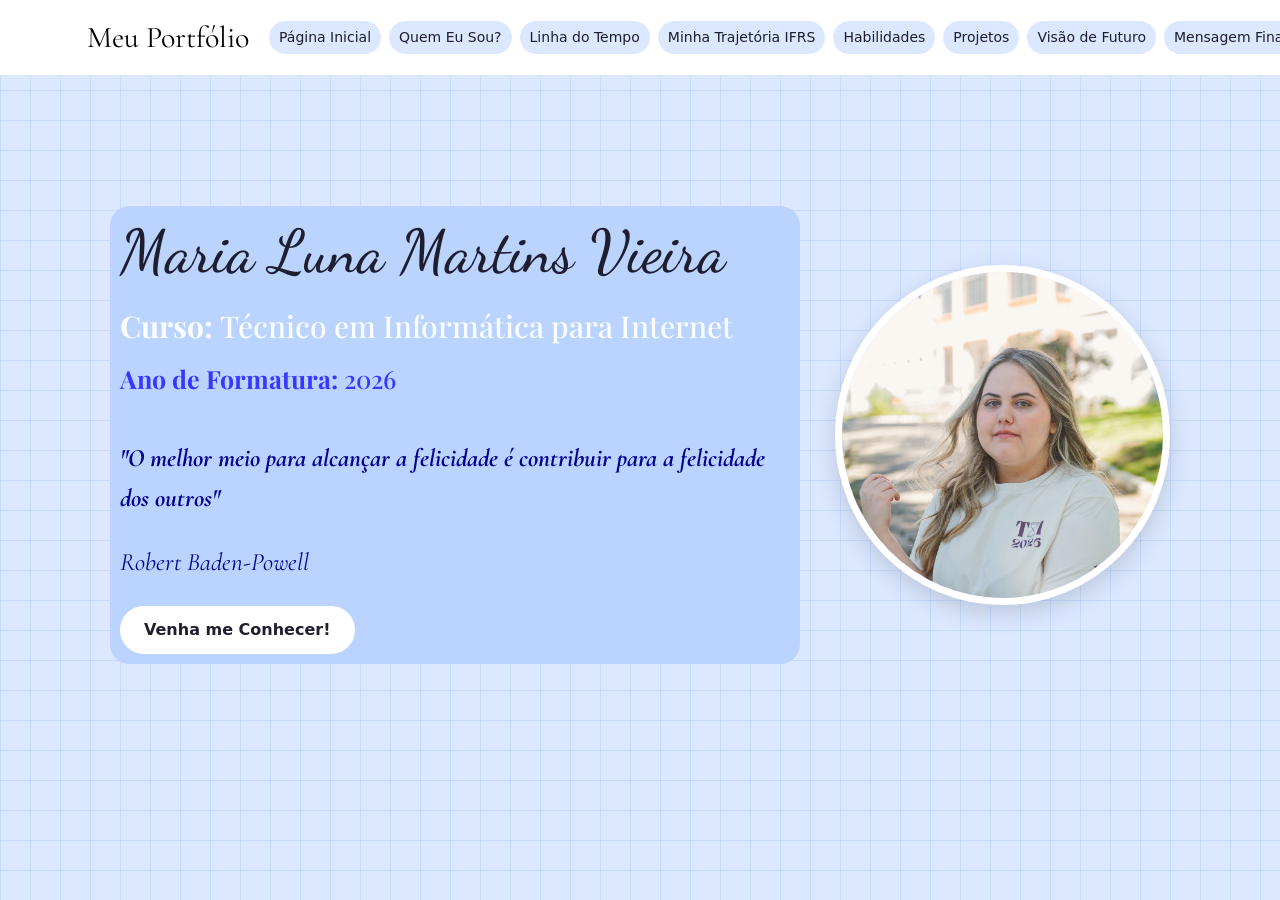
<file: index.html>
<!DOCTYPE html>
<html lang="pt-BR">
<head>
    <meta charset="UTF-8">
    <meta name="viewport" content="width=device-width, initial-scale=1.0">

    <title>Página Inicial — Meu Portfólio</title>

    <!-- Bootstrap -->
    <link href="https://cdn.jsdelivr.net/npm/bootstrap@5.3.3/dist/css/bootstrap.min.css" rel="stylesheet">

    <!-- Fontes Google (Lora para títulos serifados e Inter para textos) -->
    <link rel="preconnect" href="https://fonts.googleapis.com">
    <link rel="preconnect" href="https://fonts.gstatic.com" crossorigin>
    <link href="https://fonts.googleapis.com/css2?family=Inter:wght@400;500;600;700&family=Lora:wght@600;700&display=swap" rel="stylesheet">

    <!-- CSS principal -->
    <link rel="stylesheet" href="style.css">
</head>
<body>
    <header>
        <nav class="navbar navbar-expand-lg">
            <div class="container">
                <a class="navbar-brand" href="index.html">
                    Meu Portfólio
                </a>
                <button class="navbar-toggler" type="button" data-bs-toggle="collapse" data-bs-target="#navbarNav" aria-controls="navbarNav" aria-expanded="false" aria-label="Alternar navegação">
                    <span class="navbar-toggler-icon"></span>
                </button>

                <div class="collapse navbar-collapse" id="navbarNav">
                    <ul class="navbar-nav ms-auto">
                        <li class="nav-item">
                            <a class="nav-link" href="index.html">Página Inicial</a>
                        </li>
                        <li class="nav-item">
                            <a class="nav-link" href="eusou.html">Quem Eu Sou?</a>
                        </li>
                        <li class="nav-item">
                            <a class="nav-link" href="linhadotempo.html">Linha do Tempo</a>
                        </li>
                        <li class="nav-item">
                            <a class="nav-link" href="ifrs.html">Minha Trajetória IFRS</a>
                        </li>
                        <li class="nav-item">
                            <a class="nav-link" href="habilidade.html">Habilidades</a>
                        </li>

                        <li class="nav-item">
                            <a class="nav-link" href="projetos.html">Projetos</a>
                        </li>
                        <li class="nav-item">
                            <a class="nav-link" href="futuro.html">Visão de Futuro</a>
                        </li>
                        <li class="nav-item">
                            <a class="nav-link" href="mensagem.html">Mensagem Final</a>
                        </li>
                        <li class="nav-item">
                            <a class="nav-link" href="contatos.html">Contatos</a>
                        </li>
                    </ul>
                </div>
            </div>
        </nav>
    </header>
<main class="hero-section">
  <!-- Coluna 1: Informações -->
  <div class="hero-texto">
    <h1>Maria Luna Martins Vieira</h1>
    <h3><strong>Curso: </strong>Técnico em Informática para Internet</h3>
    <h4><strong>Ano de Formatura: </strong>2026</h4>
    <br>
    <p>
      <i><strong>"O melhor meio para alcançar a felicidade é contribuir para a felicidade dos outros"</strong></i>
    </p>
    <p><i>Robert Baden-Powell</i></p>
    <a href="#projetos" class="btn-destaque">Venha me Conhecer!</a>
  </div>

  <!-- Coluna 2: Foto -->
  <div class="hero-foto">
    <img src="malu1.jpg" alt="Foto de perfil">
  </div>
</main>
</main>
</body>
</html>
</file>
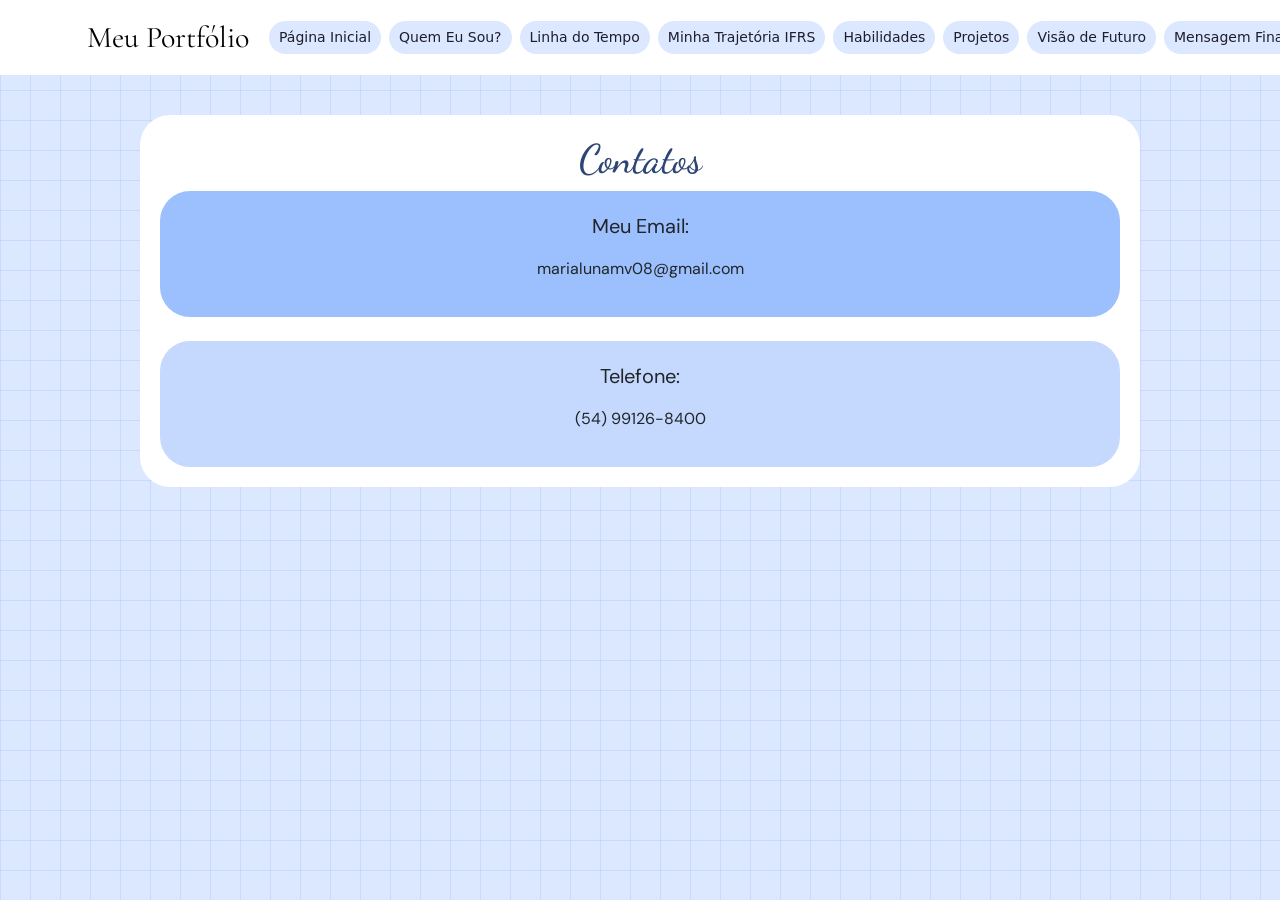
<file: contatos.html>
<!DOCTYPE html>
<html lang="pt-br">
<head>
    <meta charset="UTF-8">
    <meta name="viewport" content="width=device-width, initial-scale=1.0">
    <title>Meu Portifólio</title>
    <link href="https://cdn.jsdelivr.net/npm/bootstrap@5.3.3/dist/css/bootstrap.min.css" rel="stylesheet">
    <link rel="stylesheet" href="style.css">
</head>
<body>
  <header>
        <nav class="navbar navbar-expand-lg">
            <div class="container">
                <a class="navbar-brand" href="index.html">
                    Meu Portfólio
                </a>
                <button class="navbar-toggler" type="button" data-bs-toggle="collapse" data-bs-target="#navbarNav" aria-controls="navbarNav" aria-expanded="false" aria-label="Alternar navegação">
                    <span class="navbar-toggler-icon"></span>
                </button>

                <div class="collapse navbar-collapse" id="navbarNav">
                    <ul class="navbar-nav ms-auto">
                        <li class="nav-item">
                            <a class="nav-link" href="index.html">Página Inicial</a>
                        </li>
                        <li class="nav-item">
                            <a class="nav-link" href="eusou.html">Quem Eu Sou?</a>
                        </li>
                        <li class="nav-item">
                            <a class="nav-link" href="linhadotempo.html">Linha do Tempo</a>
                        </li>
                        <li class="nav-item">
                            <a class="nav-link" href="ifrs.html">Minha Trajetória IFRS</a>
                        </li>
                        <li class="nav-item">
                            <a class="nav-link" href="habilidade.html">Habilidades</a>
                        </li>

                        <li class="nav-item">
                            <a class="nav-link" href="projetos.html">Projetos</a>
                        </li>
                        <li class="nav-item">
                            <a class="nav-link" href="futuro.html">Visão de Futuro</a>
                        </li>
                        <li class="nav-item">
                            <a class="nav-link" href="mensagem.html">Mensagem Final</a>
                        </li>
                        <li class="nav-item">
                            <a class="nav-link" href="contatos.html">Contatos</a>
                        </li>
                    </ul>
                </div>
            </div>
        </nav>
    </header>
<main class="contato">
    <div class="informações">
        <h3>Contatos</h3>
    <div class="email1">
        <p class="email">Meu Email:</p>
        <p>marialunamv08@gmail.com</p>
    </div>
    <br>
    <div class="telefone1">
        <p class="telefone">Telefone:</p>
        <p>(54) 99126-8400</p>
    </div>
    </div>
</main>
 <script src="https://cdn.jsdelivr.net/npm/bootstrap@5.3.9/dist/js/bootstrap.bundle.min.js"></script>
</body>
</html>
</file>
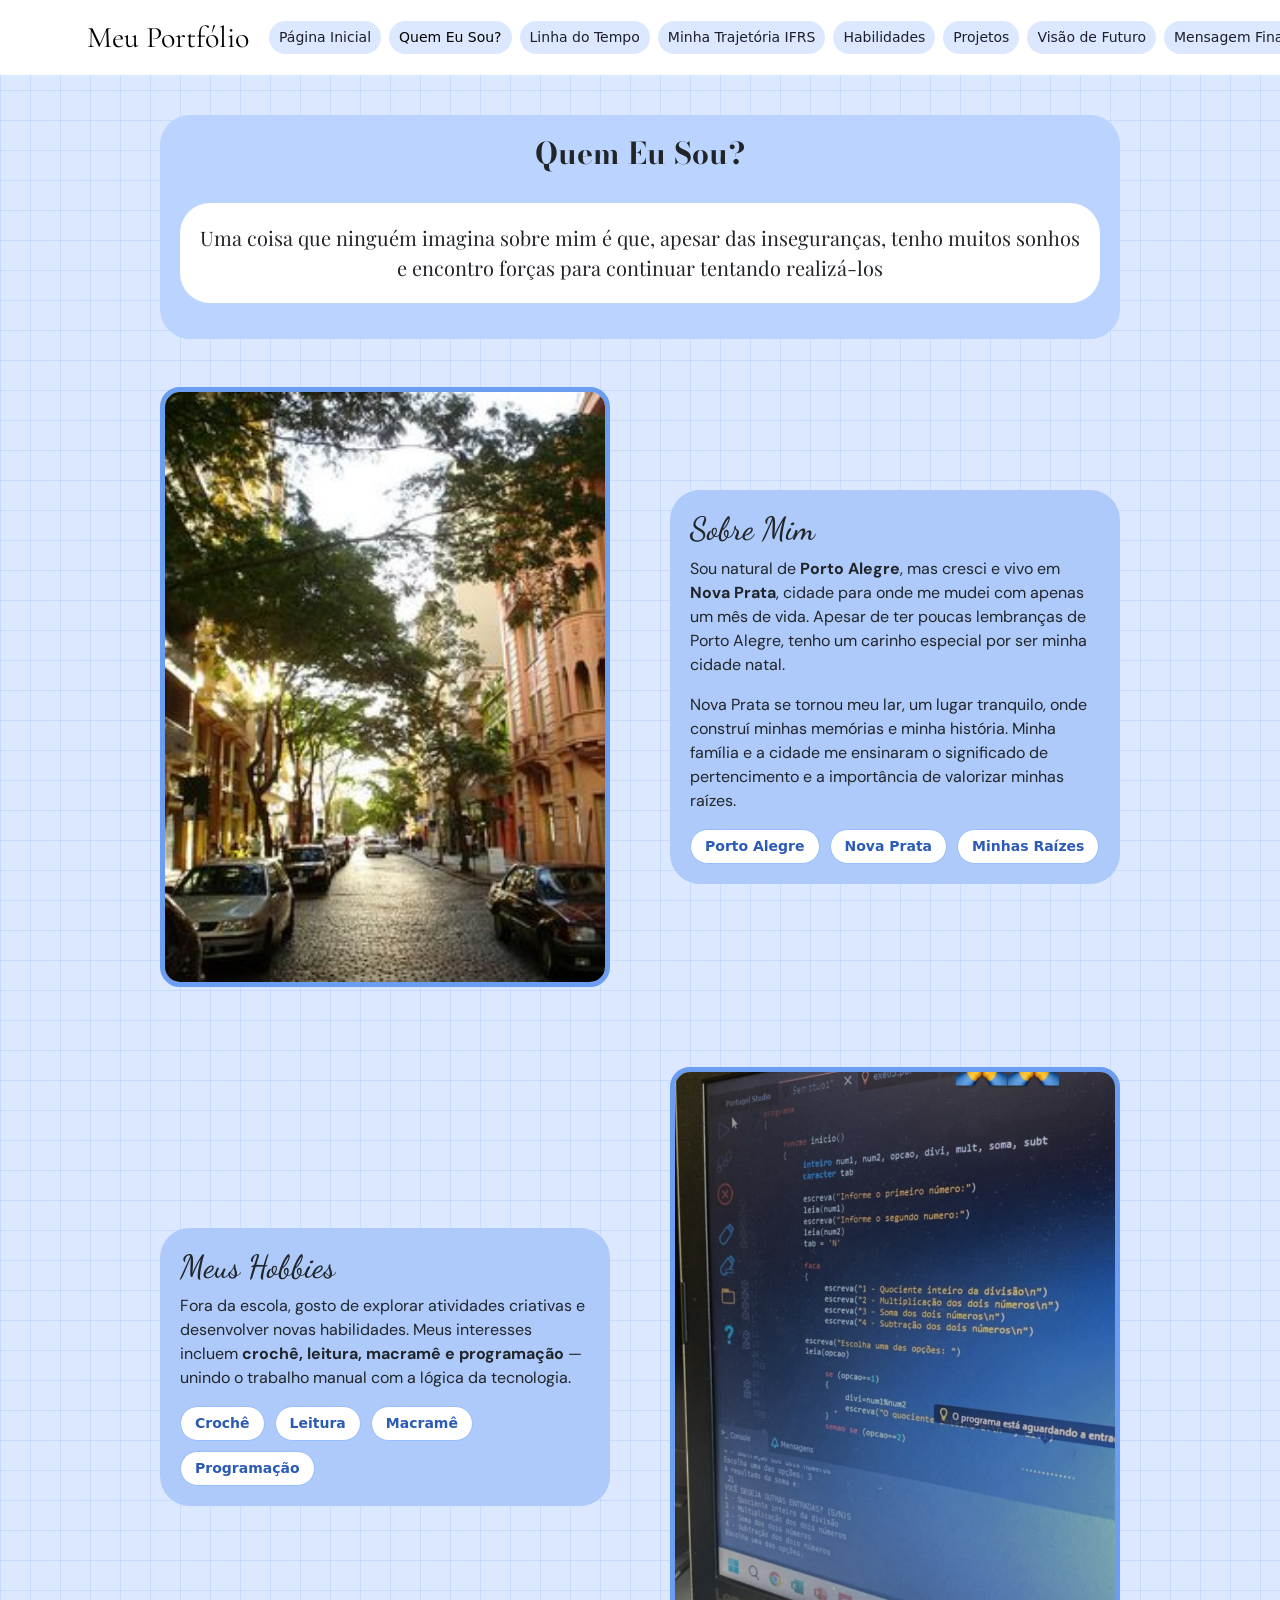
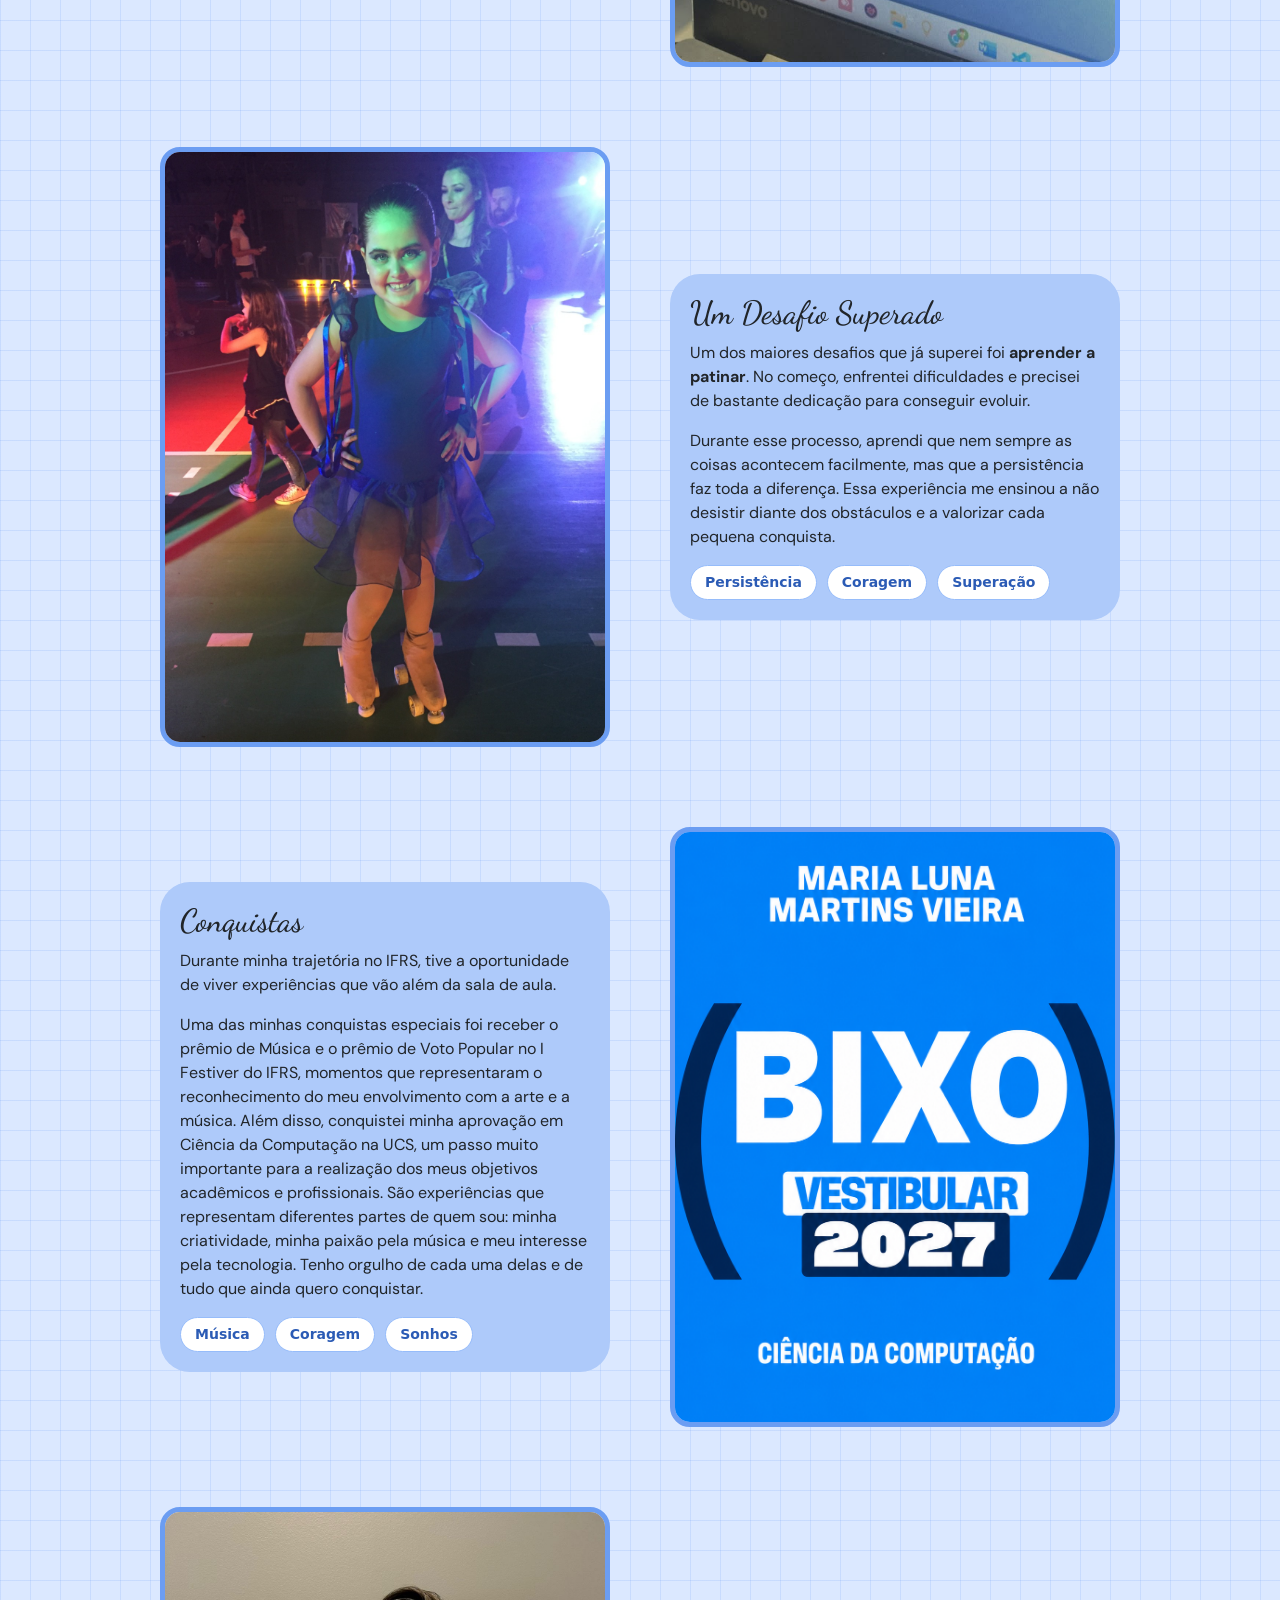
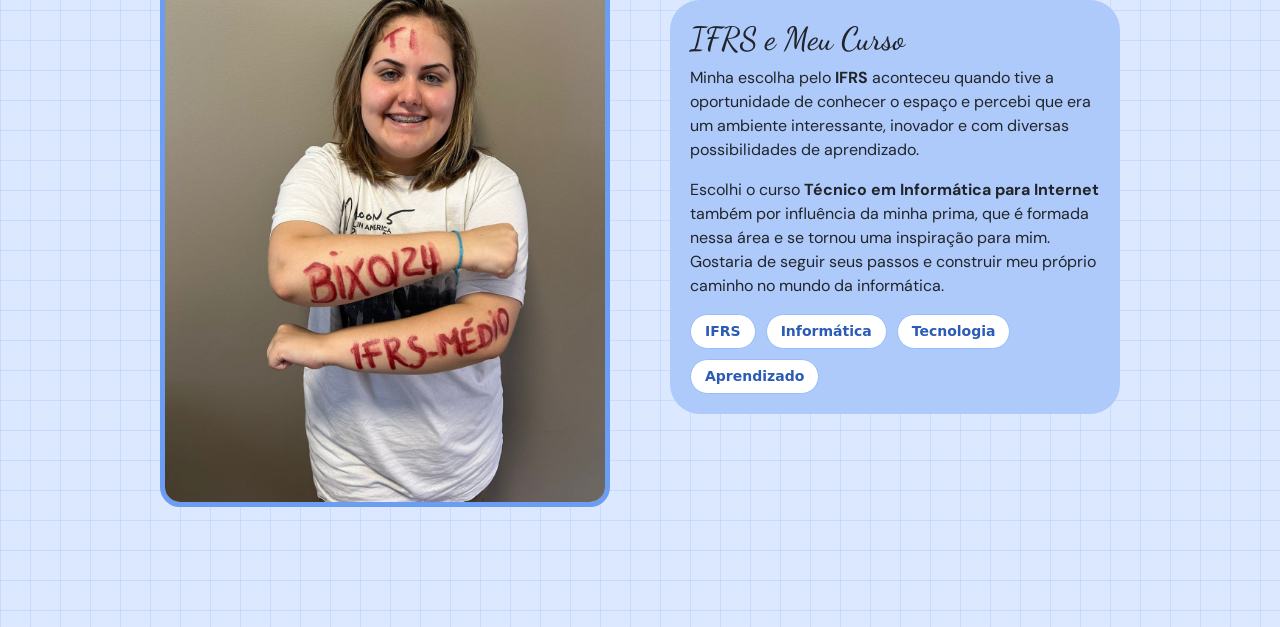
<file: eusou.html>
<!DOCTYPE html>
<html lang="pt-BR">
<head>
    <meta charset="UTF-8">
    <meta name="viewport" content="width=device-width, initial-scale=1.0">

    <title>Quem Eu Sou? — Meu Portfólio</title>

    <!-- Bootstrap -->
    <link href="https://cdn.jsdelivr.net/npm/bootstrap@5.3.3/dist/css/bootstrap.min.css" rel="stylesheet">

    <!-- Fontes Google (Lora para títulos serifados e Inter para textos) -->
    <link rel="preconnect" href="https://fonts.googleapis.com">
    <link rel="preconnect" href="https://fonts.gstatic.com" crossorigin>
    <link href="https://fonts.googleapis.com/css2?family=Inter:wght@400;500;600;700&family=Lora:wght@600;700&display=swap" rel="stylesheet">

    <!-- CSS principal -->
    <link rel="stylesheet" href="style.css">
</head>
<body>

    <header>
        <nav class="navbar navbar-expand-lg">
            <div class="container">
                <a class="navbar-brand" href="index.html">
                    Meu Portfólio
                </a>

                <button class="navbar-toggler" type="button" data-bs-toggle="collapse" data-bs-target="#navbarNav" aria-controls="navbarNav" aria-expanded="false" aria-label="Alternar navegação">
                    <span class="navbar-toggler-icon"></span>
                </button>

                <div class="collapse navbar-collapse" id="navbarNav">
                    <ul class="navbar-nav ms-auto">
                        <li class="nav-item">
                            <a class="nav-link" href="index.html">Página Inicial</a>
                        </li>
                        <li class="nav-item">
                            <a class="nav-link active" href="eusou.html">Quem Eu Sou?</a>
                        </li>
                        <li class="nav-item">
                            <a class="nav-link" href="linhadotempo.html">Linha do Tempo</a>
                        </li>
                        <li class="nav-item">
                            <a class="nav-link" href="ifrs.html">Minha Trajetória IFRS</a>
                        </li>
                        <li class="nav-item">
                            <a class="nav-link" href="habilidade.html">Habilidades</a>
                        </li>
                        <li class="nav-item">
                            <a class="nav-link" href="projetos.html">Projetos</a>
                        </li>
                        <li class="nav-item">
                            <a class="nav-link" href="futuro.html">Visão de Futuro</a>
                        </li>
                        <li class="nav-item">
                            <a class="nav-link" href="mensagem.html">Mensagem Final</a>
                        </li>
                        <li class="nav-item">
                            <a class="nav-link" href="contatos.html">Contatos</a>
                        </li>
                    </ul>
                </div>
            </div>
        </nav>
    </header>
<main class="eusou">
    <div class="fraseinicial">
    <h1><strong>Quem Eu Sou?</strong></h1>
    <br>
    <p>Uma coisa que ninguém imagina sobre mim é que, apesar das inseguranças, tenho muitos sonhos e encontro forças para continuar tentando realizá-los</p>
    </div>
    <br>
    <br>
<section class="bloco-alternado">
    <div class="bloco-texto">
      <h2>Sobre Mim</h2>
      <p>
        Sou natural de <strong>Porto Alegre</strong>, mas cresci e vivo em <strong>Nova Prata</strong>, cidade para onde me mudei com apenas um mês de vida. Apesar de ter poucas lembranças de Porto Alegre, tenho um carinho especial por ser minha cidade natal.
      </p>
      <p>Nova Prata se tornou meu lar, um lugar tranquilo, onde construí minhas memórias e minha história. Minha família e a cidade me ensinaram o significado de pertencimento e a importância de valorizar minhas raízes.</p>
      <div class="tags">
    <span>Porto Alegre</span>
    <span>Nova Prata</span>
    <span>Minhas Raízes</span>
  </div>
    </div>
    <div class="bloco-foto">
      <img src="poa.jpg" alt="Minha foto">
    </div>
  </section>
  <section class="bloco-alternado">
   <div class="bloco-texto">
  <h2>Meus Hobbies</h2>
  <p>
    Fora da escola, gosto de explorar atividades criativas e desenvolver 
    novas habilidades. Meus interesses incluem <strong>crochê, leitura, 
    macramê e programação</strong> — unindo o trabalho manual com a 
    lógica da tecnologia.
  </p>

  <!-- Etiquetas estilizadas -->
  <div class="tags">
    <span>Crochê</span>
    <span>Leitura</span>
    <span>Macramê</span>
    <span>Programação</span>
  </div>
</div>
    <div class="bloco-foto">
      <img src="portugol.jpg" alt="Foto no IFRS">
    </div>
  </section>
<section class="bloco-alternado">
    <div class="bloco-texto">
      <h2>Um Desafio Superado</h2>
      <p>
        Um dos maiores desafios que já superei foi <strong>aprender a patinar</strong>. No começo, enfrentei dificuldades e precisei de bastante dedicação para conseguir evoluir.
      </p>
      <p>Durante esse processo, aprendi que nem sempre as coisas acontecem facilmente, mas que a persistência faz toda a diferença. Essa experiência me ensinou a não desistir diante dos obstáculos e a valorizar cada pequena conquista.</p>
      <div class="tags">
    <span>Persistência</span>
    <span>Coragem</span>
    <span>Superação</span>
  </div>
    </div>
    <div class="bloco-foto">
      <img src="patinacao.jpg" alt="Minha foto">
    </div>
  </section>
  <section class="bloco-alternado">
    <div class="bloco-texto">
      <h2>Conquistas</h2>
      <p>
        Durante minha trajetória no IFRS, tive a oportunidade de viver experiências que vão além da sala de aula.
      </p>
      <p>Uma das minhas conquistas especiais foi receber o prêmio de Música e o prêmio de Voto Popular no I Festiver do IFRS, momentos que representaram o reconhecimento do meu envolvimento com a arte e a música.

Além disso, conquistei minha aprovação em Ciência da Computação na UCS, um passo muito importante para a realização dos meus objetivos acadêmicos e profissionais.

São experiências que representam diferentes partes de quem sou: minha criatividade, minha paixão pela música e meu interesse pela tecnologia. Tenho orgulho de cada uma delas e de tudo que ainda quero conquistar.</p>
      <div class="tags">
    <span>Música</span>
    <span>Coragem</span>
    <span>Sonhos</span>
  </div>
    </div>
    <div class="bloco-foto">
      <img src="ucs.png" alt="Minha foto">
    </div>
  </section>
   <section class="bloco-alternado">
    <div class="bloco-foto">
      <img src="tii.jpg" alt="Foto no IFRS">
    </div>
   <div class="bloco-texto">
  <h2>IFRS e Meu Curso</h2>
  <p>
    Minha escolha pelo <strong>IFRS</strong> aconteceu quando tive a oportunidade de conhecer o espaço e percebi que era um ambiente interessante, inovador e com diversas possibilidades de aprendizado.
  </p>
  <p>Escolhi o curso <strong>Técnico em Informática para Internet</strong> também por influência da minha prima, que é formada nessa área e se tornou uma inspiração para mim. Gostaria de seguir seus passos e construir meu próprio caminho no mundo da informática.</p>

  <!-- Etiquetas estilizadas -->
  <div class="tags">
    <span>IFRS</span>
    <span>Informática</span>
    <span>Tecnologia</span>
    <span>Aprendizado</span>
  </div>
</div>
  </section>
</main>
    <script src="https://cdn.jsdelivr.net/npm/bootstrap@5.3.3/dist/js/bootstrap.bundle.min.js"></script>
</body>
</html>
</file>
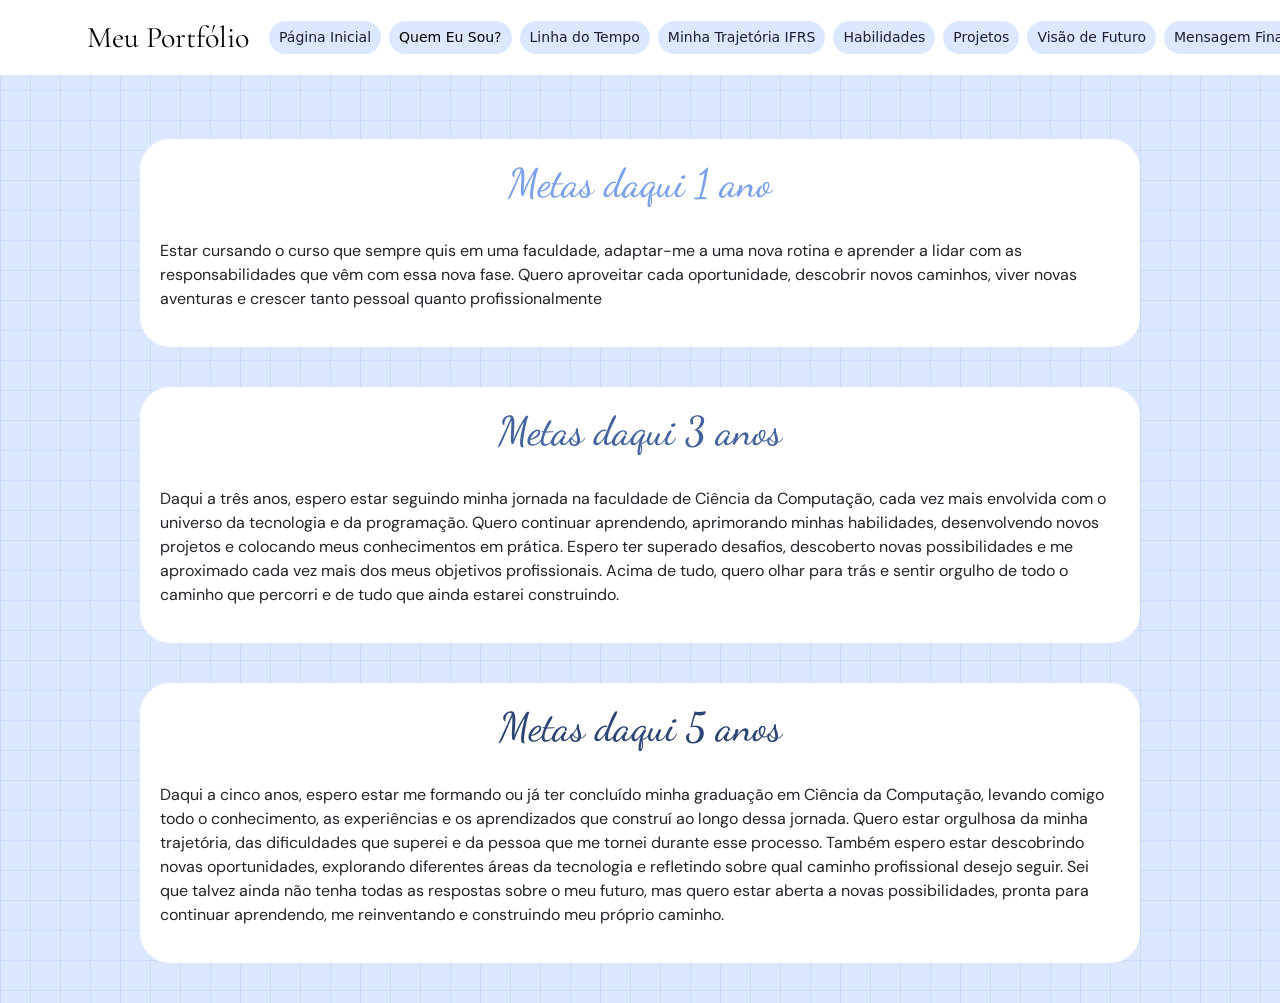
<file: futuro.html>
<!DOCTYPE html>
<html lang="pt-br">
<head>
    <meta charset="UTF-8">
    <meta name="viewport" content="width=device-width, initial-scale=1.0">
    <title>Meu Portifólio</title>
    <link href="https://cdn.jsdelivr.net/npm/bootstrap@5.3.3/dist/css/bootstrap.min.css" rel="stylesheet">
    <link rel="stylesheet" href="style.css">
</head>
<body>
 <header>
        <nav class="navbar navbar-expand-lg">
            <div class="container">
                <a class="navbar-brand" href="index.html">
                    Meu Portfólio
                </a>

                <button class="navbar-toggler" type="button" data-bs-toggle="collapse" data-bs-target="#navbarNav" aria-controls="navbarNav" aria-expanded="false" aria-label="Alternar navegação">
                    <span class="navbar-toggler-icon"></span>
                </button>

                <div class="collapse navbar-collapse" id="navbarNav">
                    <ul class="navbar-nav ms-auto">
                        <li class="nav-item">
                            <a class="nav-link" href="index.html">Página Inicial</a>
                        </li>
                        <li class="nav-item">
                            <a class="nav-link active" href="eusou.html">Quem Eu Sou?</a>
                        </li>
                        <li class="nav-item">
                            <a class="nav-link" href="linhadotempo.html">Linha do Tempo</a>
                        </li>
                        <li class="nav-item">
                            <a class="nav-link" href="ifrs.html">Minha Trajetória IFRS</a>
                        </li>
                        <li class="nav-item">
                            <a class="nav-link" href="habilidade.html">Habilidades</a>
                        </li>
                        <li class="nav-item">
                            <a class="nav-link" href="projetos.html">Projetos</a>
                        </li>
                        <li class="nav-item">
                            <a class="nav-link" href="futuro.html">Visão de Futuro</a>
                        </li>
                        <li class="nav-item">
                            <a class="nav-link" href="mensagem.html">Mensagem Final</a>
                        </li>
                        <li class="nav-item">
                            <a class="nav-link" href="contatos.html">Contatos</a>
                        </li>
                    </ul>
                </div>
            </div>
        </nav>
    </header>
    <br>
<main class="futuro">
    <div class="metas">
        <div class="meta1">
        <h3>Metas daqui 1 ano</h3>
        <br>
        <p>Estar cursando o curso que sempre quis em uma faculdade, adaptar-me a uma nova rotina e aprender a lidar com as responsabilidades que vêm com essa nova fase. Quero aproveitar cada oportunidade, descobrir novos caminhos, viver novas aventuras e crescer tanto pessoal quanto profissionalmente</p>
    </div>
    <div class="meta2">
        <h3>Metas daqui 3 anos</h3>
        <br>
        <p>Daqui a três anos, espero estar seguindo minha jornada na faculdade de Ciência da Computação, cada vez mais envolvida com o universo da tecnologia e da programação. Quero continuar aprendendo, aprimorando minhas habilidades, desenvolvendo novos projetos e colocando meus conhecimentos em prática. Espero ter superado desafios, descoberto novas possibilidades e me aproximado cada vez mais dos meus objetivos profissionais. Acima de tudo, quero olhar para trás e sentir orgulho de todo o caminho que percorri e de tudo que ainda estarei construindo.</p>
    </div>
    <div class="meta3">
        <h3>Metas daqui 5 anos</h3>
        <br>
        <p>Daqui a cinco anos, espero estar me formando ou já ter concluído minha graduação em Ciência da Computação, levando comigo todo o conhecimento, as experiências e os aprendizados que construí ao longo dessa jornada. Quero estar orgulhosa da minha trajetória, das dificuldades que superei e da pessoa que me tornei durante esse processo. Também espero estar descobrindo novas oportunidades, explorando diferentes áreas da tecnologia e refletindo sobre qual caminho profissional desejo seguir. Sei que talvez ainda não tenha todas as respostas sobre o meu futuro, mas quero estar aberta a novas possibilidades, pronta para continuar aprendendo, me reinventando e construindo meu próprio caminho.</p>
    </div>
    </div>
</main>

 <script src="https://cdn.jsdelivr.net/npm/bootstrap@5.3.9/dist/js/bootstrap.bundle.min.js"></script>
</body>
</html>
</file>
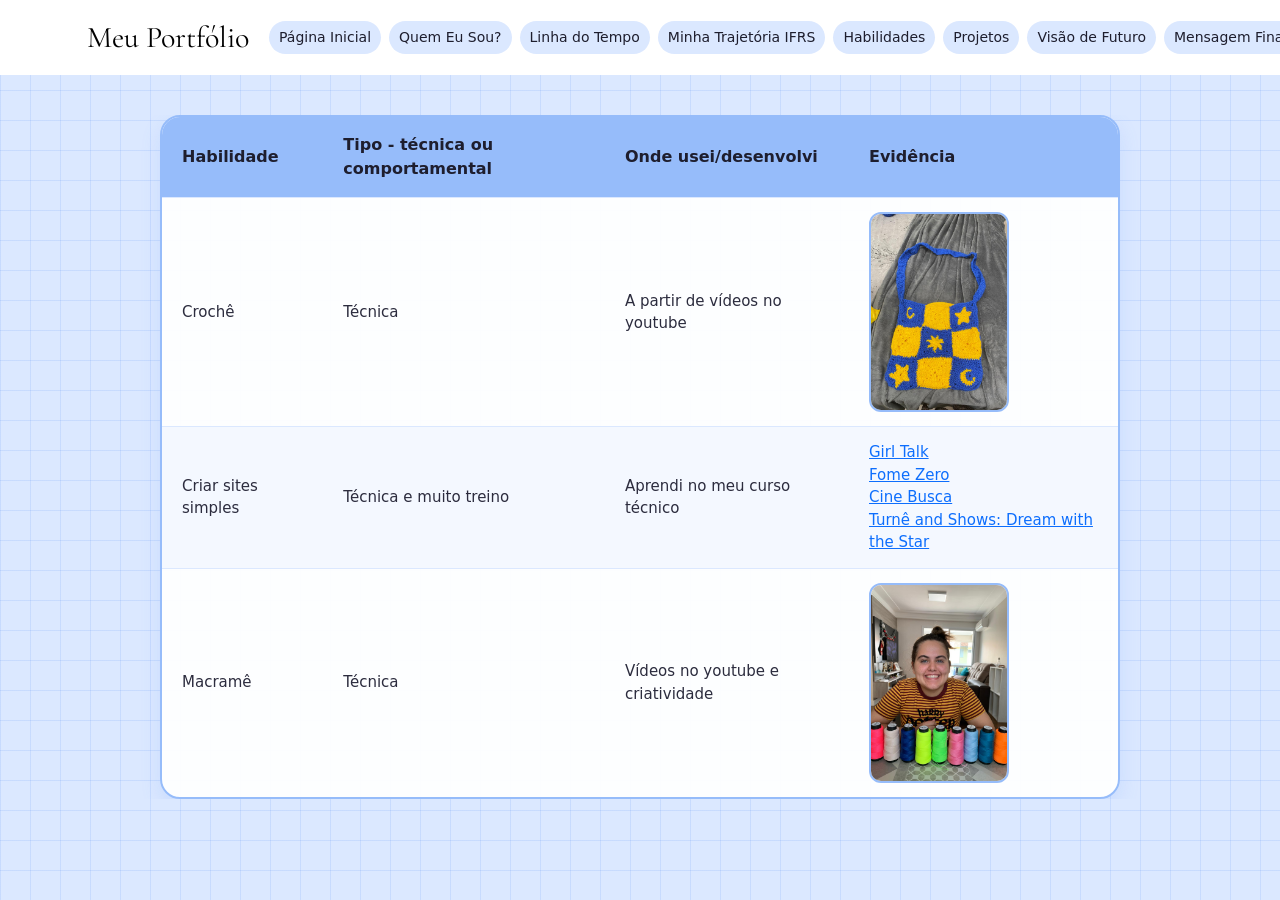
<file: habilidade.html>
<!DOCTYPE html>
<html lang="pt-br">
<head>
    <meta charset="UTF-8">
    <meta name="viewport" content="width=device-width, initial-scale=1.0">
    <title>Meu Portifólio</title>
    <link href="https://cdn.jsdelivr.net/npm/bootstrap@5.3.3/dist/css/bootstrap.min.css" rel="stylesheet">
    <link rel="stylesheet" href="style.css">
</head>
<body>
     <header>
        <nav class="navbar navbar-expand-lg">
            <div class="container">
                <a class="navbar-brand" href="index.html">
                    Meu Portfólio
                </a>
                <button class="navbar-toggler" type="button" data-bs-toggle="collapse" data-bs-target="#navbarNav" aria-controls="navbarNav" aria-expanded="false" aria-label="Alternar navegação">
                    <span class="navbar-toggler-icon"></span>
                </button>

                <div class="collapse navbar-collapse" id="navbarNav">
                    <ul class="navbar-nav ms-auto">
                        <li class="nav-item">
                            <a class="nav-link" href="index.html">Página Inicial</a>
                        </li>
                        <li class="nav-item">
                            <a class="nav-link" href="eusou.html">Quem Eu Sou?</a>
                        </li>
                        <li class="nav-item">
                            <a class="nav-link" href="linhadotempo.html">Linha do Tempo</a>
                        </li>
                        <li class="nav-item">
                            <a class="nav-link" href="ifrs.html">Minha Trajetória IFRS</a>
                        </li>
                        <li class="nav-item">
                            <a class="nav-link" href="habilidade.html">Habilidades</a>
                        </li>
                        <li class="nav-item">
                            <a class="nav-link" href="projetos.html">Projetos</a>
                        </li>
                        <li class="nav-item">
                            <a class="nav-link" href="futuro.html">Visão de Futuro</a>
                        </li>
                        <li class="nav-item">
                            <a class="nav-link" href="mensagem.html">Mensagem Final</a>
                        </li>
                        <li class="nav-item">
                            <a class="nav-link" href="contatos.html">Contatos</a>
                        </li>
                    </ul>
                </div>
            </div>
        </nav>
    </header>
<main class="habilidade">
    <div class="tabela-container">
  <table class="tabela-portfolio">
    <thead>
      <tr>
        <th>Habilidade</th>
        <th>Tipo - técnica ou comportamental</th>
        <th>Onde usei/desenvolvi</th>
        <th>Evidência</th>
      </tr>
    </thead>
    <tbody>
      <tr>
        <td>Crochê</td>
        <td>Técnica</td>
        <td>A partir de vídeos no youtube</td>
        <td><img src="croche.jpg"></td>
      </tr>
      <tr>
        <td>Criar sites simples</td>
        <td>Técnica e muito treino</td>
        <td>Aprendi no meu curso técnico</td>
        <td><a href="https://malu-vieira09.github.io/girl_talk/curiosidades.html">Girl Talk</a>
        <br>
        <a href="https://malu-vieira09.github.io/Fome-Zero/">Fome Zero</a>
        <br>
        <a href="https://malu-vieira09.github.io/trabalho_dw/sobre.html">Cine Busca</a>
        <br>
        <a href="https://malu-vieira09.github.io/projeto2_bootstrap/">Turnê and Shows: Dream with the Star</a>
    </td>
      </tr>
      <tr>
        <td>Macramê</td>
        <td>Técnica</td>
        <td>Vídeos no youtube e criatividade</td>
        <td><img src="macrame.jpg"></td>
      </tr>
    </tbody>
  </table>
</div>
</main>

 <script src="https://cdn.jsdelivr.net/npm/bootstrap@5.3.9/dist/js/bootstrap.bundle.min.js"></script>
</body>
</html>
</file>
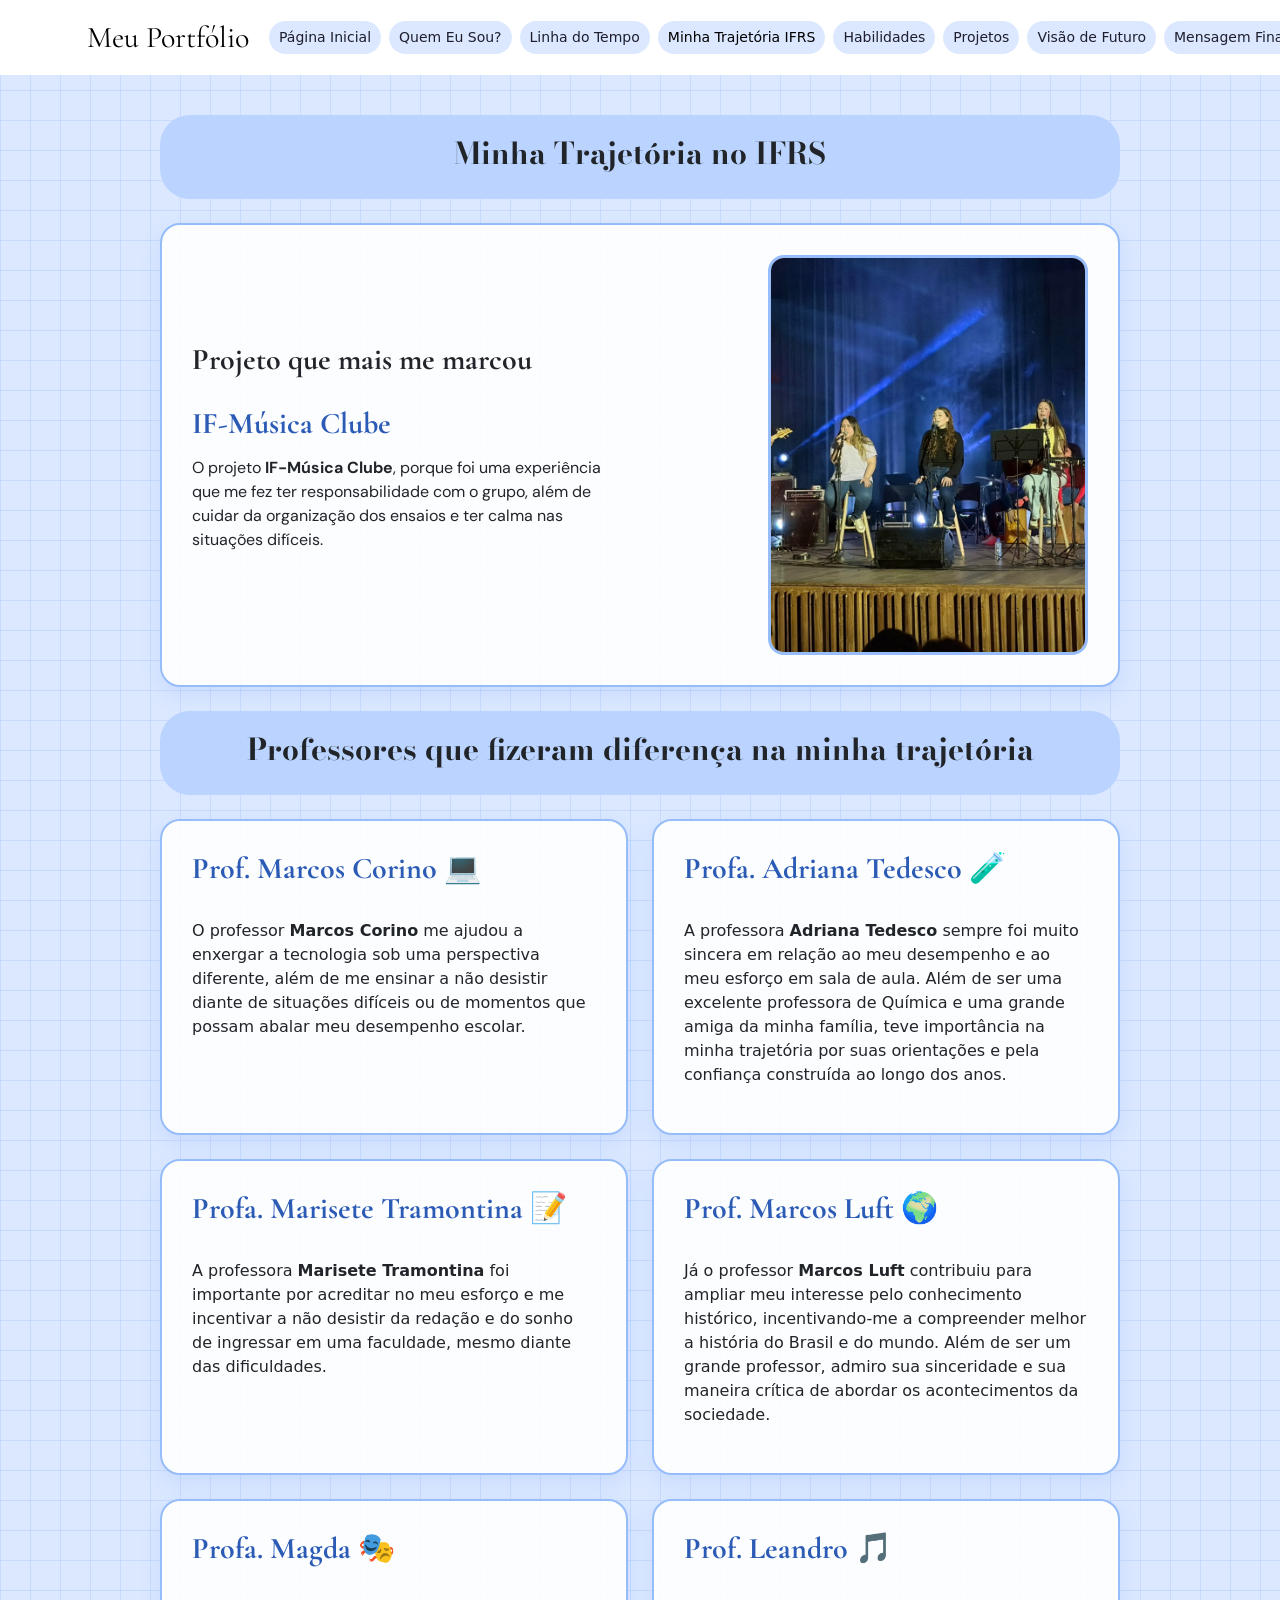
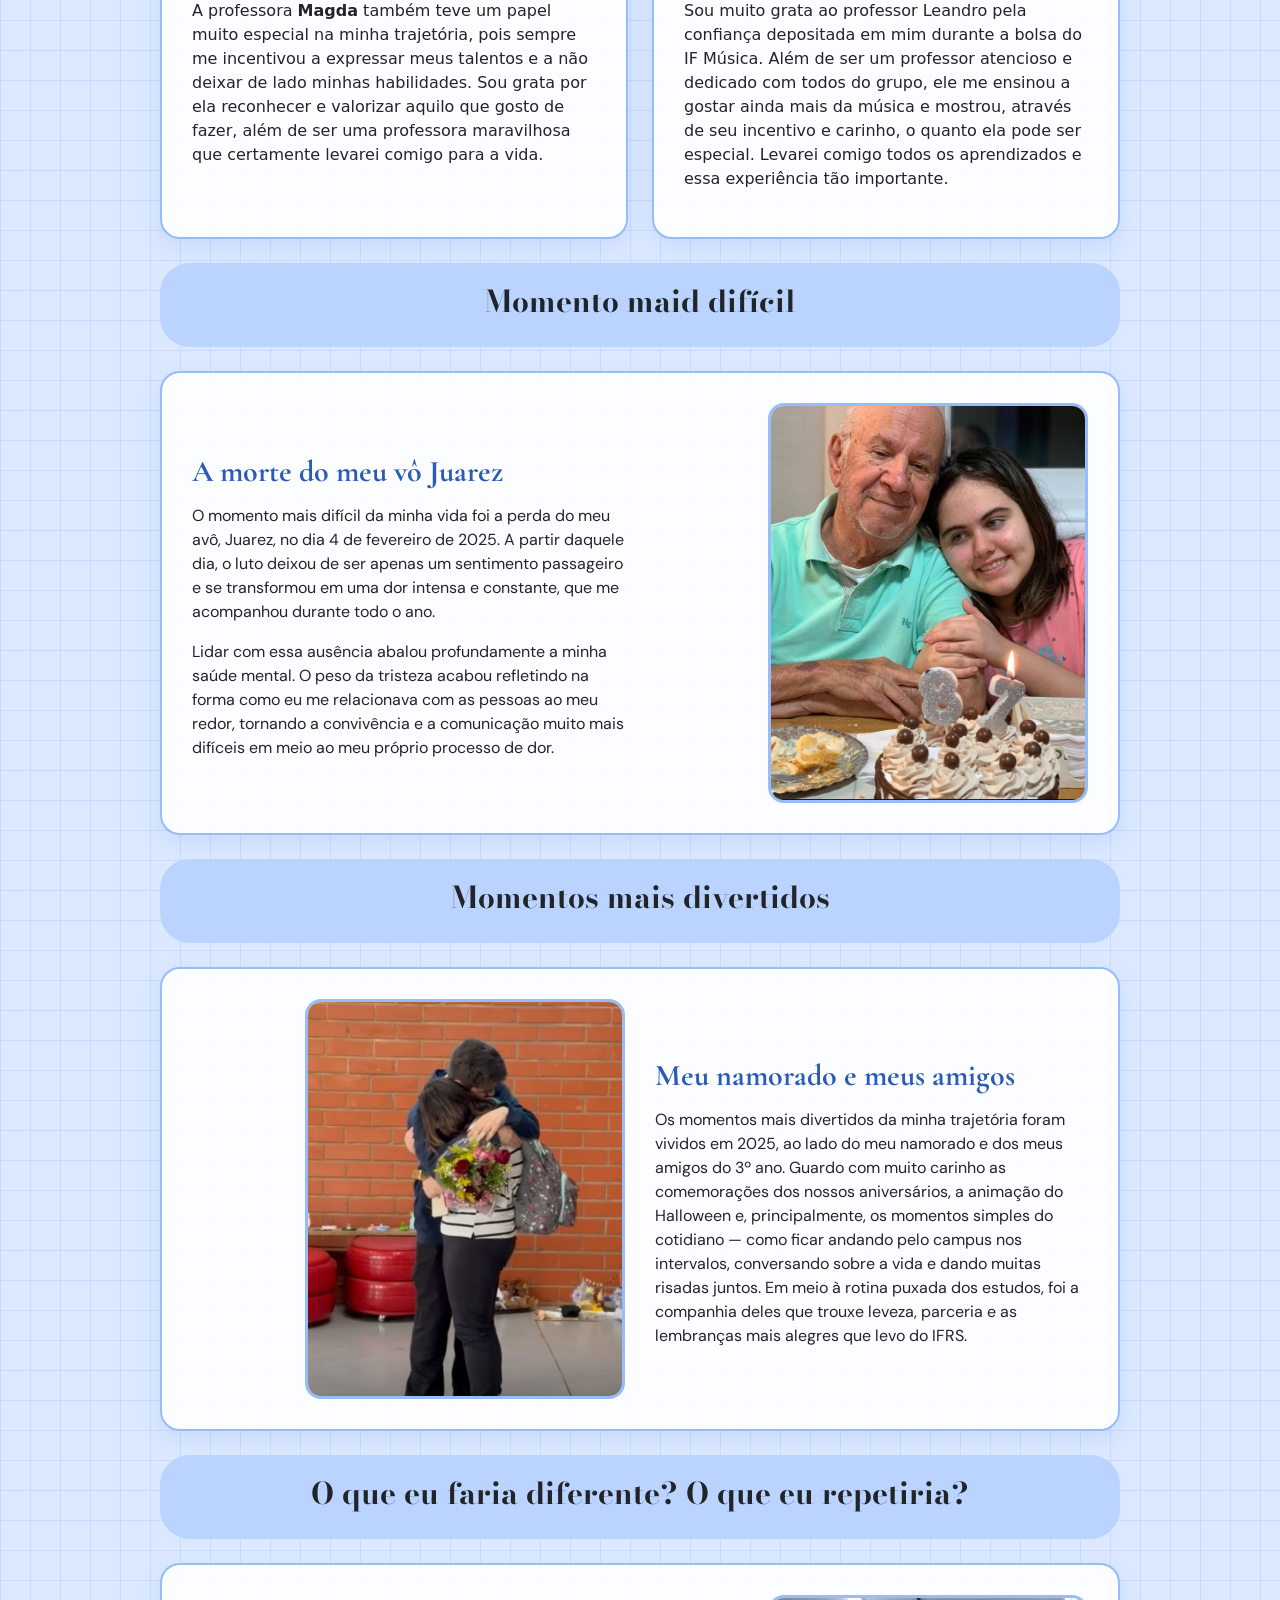
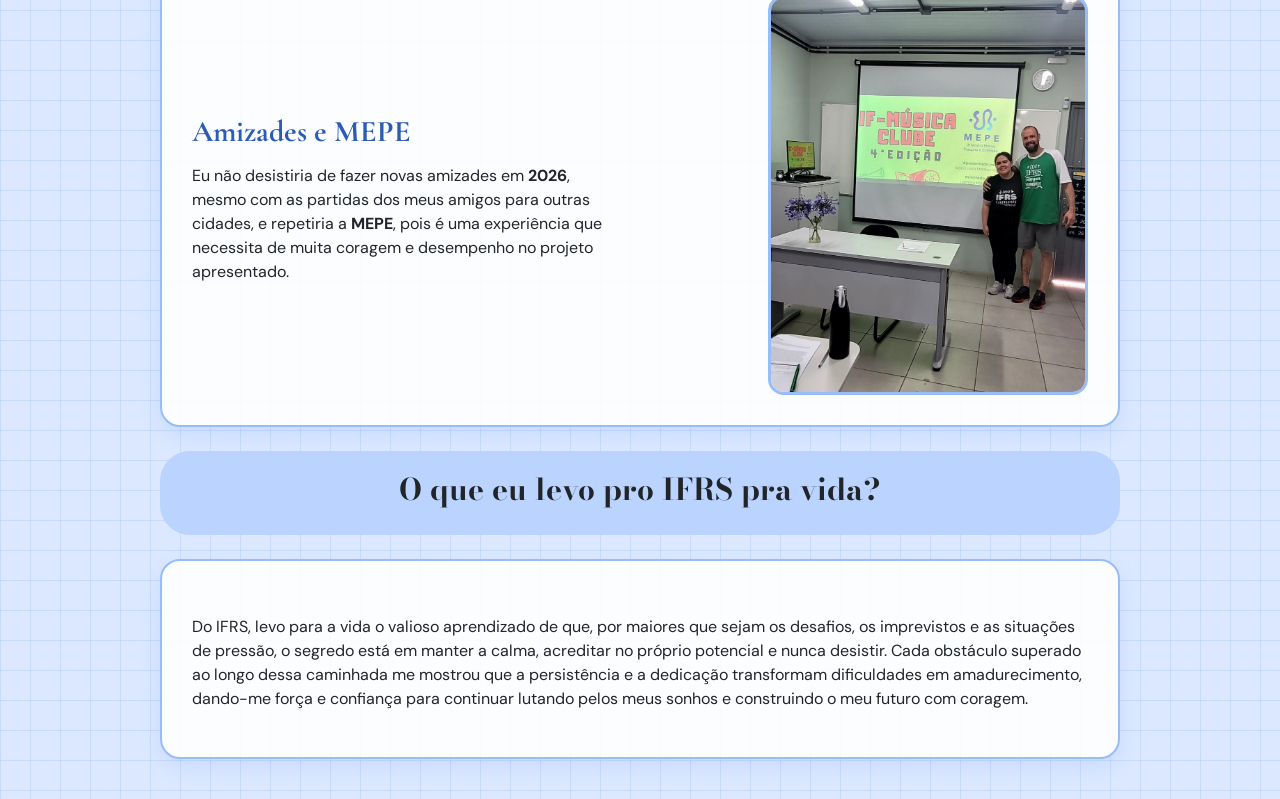
<file: ifrs.html>
<!DOCTYPE html>
<html lang="pt-BR">
<head>
   <head>
    <meta charset="UTF-8">
    <meta name="viewport" content="width=device-width, initial-scale=1.0">

    <title>Minha Trajetória IFRS — Meu Portfólio</title>

    <!-- Bootstrap -->
    <link href="https://cdn.jsdelivr.net/npm/bootstrap@5.3.3/dist/css/bootstrap.min.css" rel="stylesheet">

    <!-- Fontes -->
    <link href="https://fonts.googleapis.com/css2?family=Inter:wght@400;500;600;700&family=Lora:wght@600;700&display=swap" rel="stylesheet">

    <!-- CSS principal -->
    <link rel="stylesheet" href="style.css">
</head>
    <!-- Fontes Google (Lora para títulos serifados e Inter para textos) -->
    <link rel="preconnect" href="https://fonts.googleapis.com">
    <link rel="preconnect" href="https://fonts.gstatic.com" crossorigin>
    <link href="https://fonts.googleapis.com/css2?family=Inter:wght@400;500;600;700&family=Lora:wght@600;700&display=swap" rel="stylesheet">
</head>
<body>
<header>
    <nav class="navbar navbar-expand-lg">
        <div class="container">

            <a class="navbar-brand" href="index.html">
                Meu Portfólio
            </a>

            <ul class="navbar-nav ms-auto">

                <li class="nav-item">
                    <a class="nav-link" href="index.html">Página Inicial</a>
                </li>

                <li class="nav-item">
                    <a class="nav-link" href="eusou.html">Quem Eu Sou?</a>
                </li>

                <li class="nav-item">
                    <a class="nav-link" href="linhadotempo.html">Linha do Tempo</a>
                </li>

                <li class="nav-item">
                    <a class="nav-link active" href="ifrs.html">Minha Trajetória IFRS</a>
                </li>

                <li class="nav-item">
                    <a class="nav-link" href="habilidade.html">Habilidades</a>
                </li>

                <li class="nav-item">
                    <a class="nav-link" href="projetos.html">Projetos</a>
                </li>

                <li class="nav-item">
                    <a class="nav-link" href="futuro.html">Visão de Futuro</a>
                </li>

                <li class="nav-item">
                    <a class="nav-link" href="mensagem.html">Mensagem Final</a>
                </li>

                <li class="nav-item">
                    <a class="nav-link" href="contatos.html">Contatos</a>
                </li>

            </ul>
        </div>
    </nav>
</header>
<body class="ifrs">
 <main class="trajetoria">
     <div class="fraseinicial">
    <h1><strong>Minha Trajetória no IFRS</strong></h1>
    </div>
    <br>
  <div class="grade-cards">
    <!-- Card 1: Ocupa as 2 colunas -->
 <section class="card card-destaque">
  <div class="card-conteudo">
    <h2><strong>Projeto que mais me marcou</strong></h2>
    <br>
    <h3><strong>IF-Música Clube</strong></h3>
    <p>
      O projeto <strong>IF-Música Clube</strong>, porque foi uma experiência que me fez ter responsabilidade com o grupo, além de cuidar da organização dos ensaios e ter calma nas situações difíceis.
    </p>
  </div>

  <div class="card-imagem">
    <img src="ifmusica.jpg" alt="IF-Música Clube">
  </div>

</section>
  </div>
  <br>
  <div class="fraseinicial">
    <h1><strong>Professores que fizeram diferença na minha trajetória</strong></h1>
    </div>
    <br>
  <div class="grade-cards">
    <!-- Card 2: Vai automático para a esquerda -->
    <section class="card">
       <h3 class="teacher-name"><strong>Prof. Marcos Corino</strong> 💻</h3>
       <br>
                        <p>
                            O professor <strong>Marcos Corino</strong> me ajudou a enxergar a tecnologia sob uma perspectiva diferente, além de me ensinar a não desistir diante de situações difíceis ou de momentos que possam abalar meu desempenho escolar.
                        </p>
    </section>

    <!-- Card 3: Vai automático para a direita -->
    <section class="card">
      <h3 class="teacher-name"><strong>Profa. Adriana Tedesco</strong> 🧪</h3>
      <br>
                        <p>
                            A professora <strong>Adriana Tedesco</strong> sempre foi muito sincera em relação ao meu desempenho e ao meu esforço em sala de aula. Além de ser uma excelente professora de Química e uma grande amiga da minha família, teve importância na minha trajetória por suas orientações e pela confiança construída ao longo dos anos.
                        </p>
    </section>
    <!-- Card 2: Vai automático para a esquerda -->
    <section class="card">
       <h3 class="teacher-name"><strong>Profa. Marisete Tramontina</strong> 📝</h3>
       <br>
                        <p>
                            A professora <strong>Marisete Tramontina</strong> foi importante por acreditar no meu esforço e me incentivar a não desistir da redação e do sonho de ingressar em uma faculdade, mesmo diante das dificuldades.
                        </p>
    </section>

    <!-- Card 3: Vai automático para a direita -->
    <section class="card">
      <h3 class="teacher-name"><strong>Prof. Marcos Luft</strong> 🌍</h3>
      <br>
                        <p>
                            Já o professor <strong>Marcos Luft</strong> contribuiu para ampliar meu interesse pelo conhecimento histórico, incentivando-me a compreender melhor a história do Brasil e do mundo. Além de ser um grande professor, admiro sua sinceridade e sua maneira crítica de abordar os acontecimentos da sociedade.
                        </p>
    </section>
    <section class="card">
    <h3 class="teacher-name"><strong>Profa. Magda</strong> 🎭</h3>
      <br>
                        <p>
                             A professora <strong>Magda</strong> também teve um papel muito especial na minha trajetória, pois sempre me incentivou a expressar meus talentos e a não deixar de lado minhas habilidades. Sou grata por ela reconhecer e valorizar aquilo que gosto de fazer, além de ser uma professora maravilhosa que certamente levarei comigo para a vida.
                        </p>
    </section>
    <section class="card">
    <h3 class="teacher-name"><strong>Prof. Leandro</strong> 🎵</h3>
      <br>
                        <p>
                           Sou muito grata ao professor Leandro pela confiança depositada em mim durante a bolsa do IF Música. Além de ser um professor atencioso e dedicado com todos do grupo, ele me ensinou a gostar ainda mais da música e mostrou, através de seu incentivo e carinho, o quanto ela pode ser especial. Levarei comigo todos os aprendizados e essa experiência tão importante.
    </div>
    <br>
 <div class="fraseinicial">
    <h1><strong>Momento maid difícil</strong></h1>
    </div>
    <br>
      <div class="grade-cards">
        <section class="card card-destaque">
  <div class="card-conteudo">
    <br>
    <h3><strong>A morte do meu vô Juarez</strong></h3>
    <p>
     O momento mais difícil da minha vida foi a perda do meu avô, Juarez, no dia 4 de fevereiro de 2025. A partir daquele dia, o luto deixou de ser apenas um sentimento passageiro e se transformou em uma dor intensa e constante, que me acompanhou durante todo o ano.
    </p>
    <p>
        Lidar com essa ausência abalou profundamente a minha saúde mental. O peso da tristeza acabou refletindo na forma como eu me relacionava com as pessoas ao meu redor, tornando a convivência e a comunicação muito mais difíceis em meio ao meu próprio processo de dor.
    </p>
  </div>

  <div class="card-imagem">
    <img src="vo.jpeg" alt="vo Juarez">
  </div>

</section>
      </div>
<br>
 <div class="fraseinicial">
    <h1><strong>Momentos mais divertidos</strong></h1>
    </div>
    <br>
      <div class="grade-cards">
        <section class="card card-destaque">
             <div class="card-imagem">
    <img src="namorado.jpeg" alt="namorado">
  </div>
  <div class="card-conteudo">
    <br>
    <h3><strong>Meu namorado e meus amigos</strong></h3>
    <p>
       Os momentos mais divertidos da minha trajetória foram vividos em 2025, ao lado do meu namorado e dos meus amigos do 3º ano. Guardo com muito carinho as comemorações dos nossos aniversários, a animação do Halloween e, principalmente, os momentos simples do cotidiano — como ficar andando pelo campus nos intervalos, conversando sobre a vida e dando muitas risadas juntos. Em meio à rotina puxada dos estudos, foi a companhia deles que trouxe leveza, parceria e as lembranças mais alegres que levo do IFRS.
    </p>
  </div>

</section>
      </div>
<br>
 <div class="fraseinicial">
    <h1><strong>O que eu faria diferente? O que eu repetiria?</strong></h1>
    </div>
    <br>
      <div class="grade-cards">
        <section class="card card-destaque">
  <div class="card-conteudo">
    <br>
    <h3><strong>Amizades e MEPE</strong></h3>
    <p>
      Eu não desistiria de fazer novas amizades em <strong>2026</strong>, mesmo com as partidas dos meus amigos para outras cidades, e repetiria a <strong>MEPE</strong>, pois é uma experiência que necessita de muita coragem e desempenho no projeto apresentado.
    </p>
  </div>
    <div class="card-imagem">
    <img src="mepe.jpeg" alt="namorado">
  </div>
</section>
      </div>
<br>
 <div class="fraseinicial">
    <h1><strong>O que eu levo pro IFRS pra vida?</strong></h1>
    </div>
    <br>
      <div class="grade-cards">
        <section class="card card-destaque">
  <div class="card-conteudo">
    <br>
<p>
                Do IFRS, levo para a vida o valioso aprendizado de que, por maiores que sejam os desafios, os imprevistos e as situações de pressão, o segredo está em manter a calma, acreditar no próprio potencial e nunca desistir. Cada obstáculo superado ao longo dessa caminhada me mostrou que a persistência e a dedicação transformam dificuldades em amadurecimento, dando-me força e confiança para continuar lutando pelos meus sonhos e construindo o meu futuro com coragem.
                    </p>
  </div>
</section>
      </div>
</main>
</body>
</html>
</file>
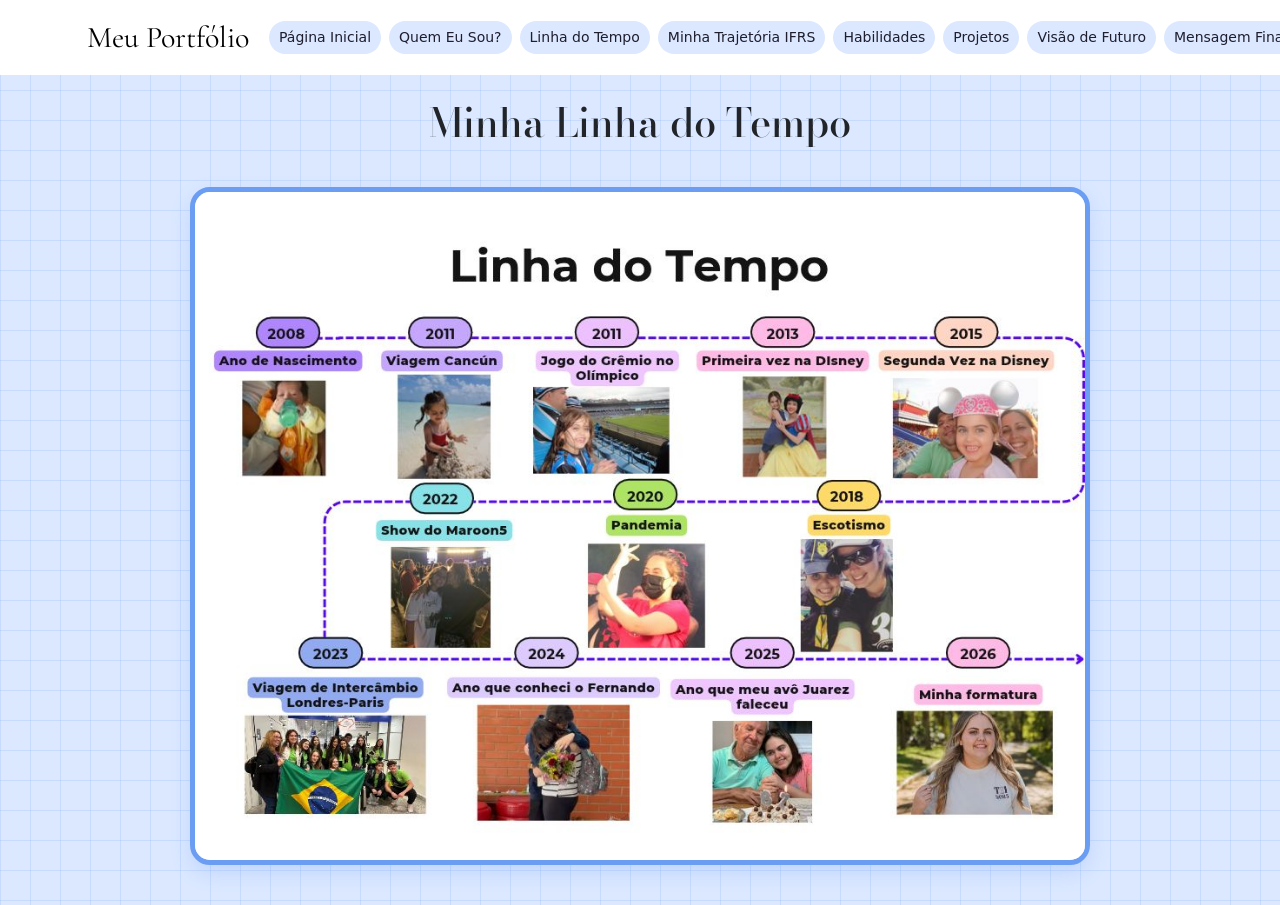
<file: linhadotempo.html>
<!DOCTYPE html>
<html lang="pt-br">
<head>
    <meta charset="UTF-8">
    <meta name="viewport" content="width=device-width, initial-scale=1.0">
    <title>Meu Portifólio</title>
    <link href="https://cdn.jsdelivr.net/npm/bootstrap@5.3.3/dist/css/bootstrap.min.css" rel="stylesheet">
    <link rel="stylesheet" href="style.css">
</head>
<body>
   <header>
        <nav class="navbar navbar-expand-lg">
            <div class="container">
                <a class="navbar-brand" href="index.html">
                    Meu Portfólio
                </a>
                <button class="navbar-toggler" type="button" data-bs-toggle="collapse" data-bs-target="#navbarNav" aria-controls="navbarNav" aria-expanded="false" aria-label="Alternar navegação">
                    <span class="navbar-toggler-icon"></span>
                </button>

                <div class="collapse navbar-collapse" id="navbarNav">
                    <ul class="navbar-nav ms-auto">
                        <li class="nav-item">
                            <a class="nav-link" href="index.html">Página Inicial</a>
                        </li>
                        <li class="nav-item">
                            <a class="nav-link" href="eusou.html">Quem Eu Sou?</a>
                        </li>
                        <li class="nav-item">
                            <a class="nav-link" href="linhadotempo.html">Linha do Tempo</a>
                        </li>
                        <li class="nav-item">
                            <a class="nav-link" href="ifrs.html">Minha Trajetória IFRS</a>
                        </li>
                        <li class="nav-item">
                            <a class="nav-link" href="habilidade.html">Habilidades</a>
                        </li>
                        <li class="nav-item">
                            <a class="nav-link" href="projetos.html">Projetos</a>
                        </li>
                        <li class="nav-item">
                            <a class="nav-link" href="futuro.html">Visão de Futuro</a>
                        </li>
                        <li class="nav-item">
                            <a class="nav-link" href="mensagem.html">Mensagem Final</a>
                        </li>
                        <li class="nav-item">
                            <a class="nav-link" href="contatos.html">Contatos</a>
                        </li>
                    </ul>
                </div>
            </div>
        </nav>
    </header>
    <br>
  <main class="linha-tempo">

        <section class="container">

            <div class="titulo-linha">

                <h1>Minha Linha do Tempo</h1>
            </div>

            <div class="imagem-linha">
                <img
                    src="linha.jpg"
                    alt="Minha linha do tempo com momentos especiais da minha vida"
                >
            </div>
        </section>

    </main>

 <script src="https://cdn.jsdelivr.net/npm/bootstrap@5.3.9/dist/js/bootstrap.bundle.min.js"></script>
</body>
</html>
</file>
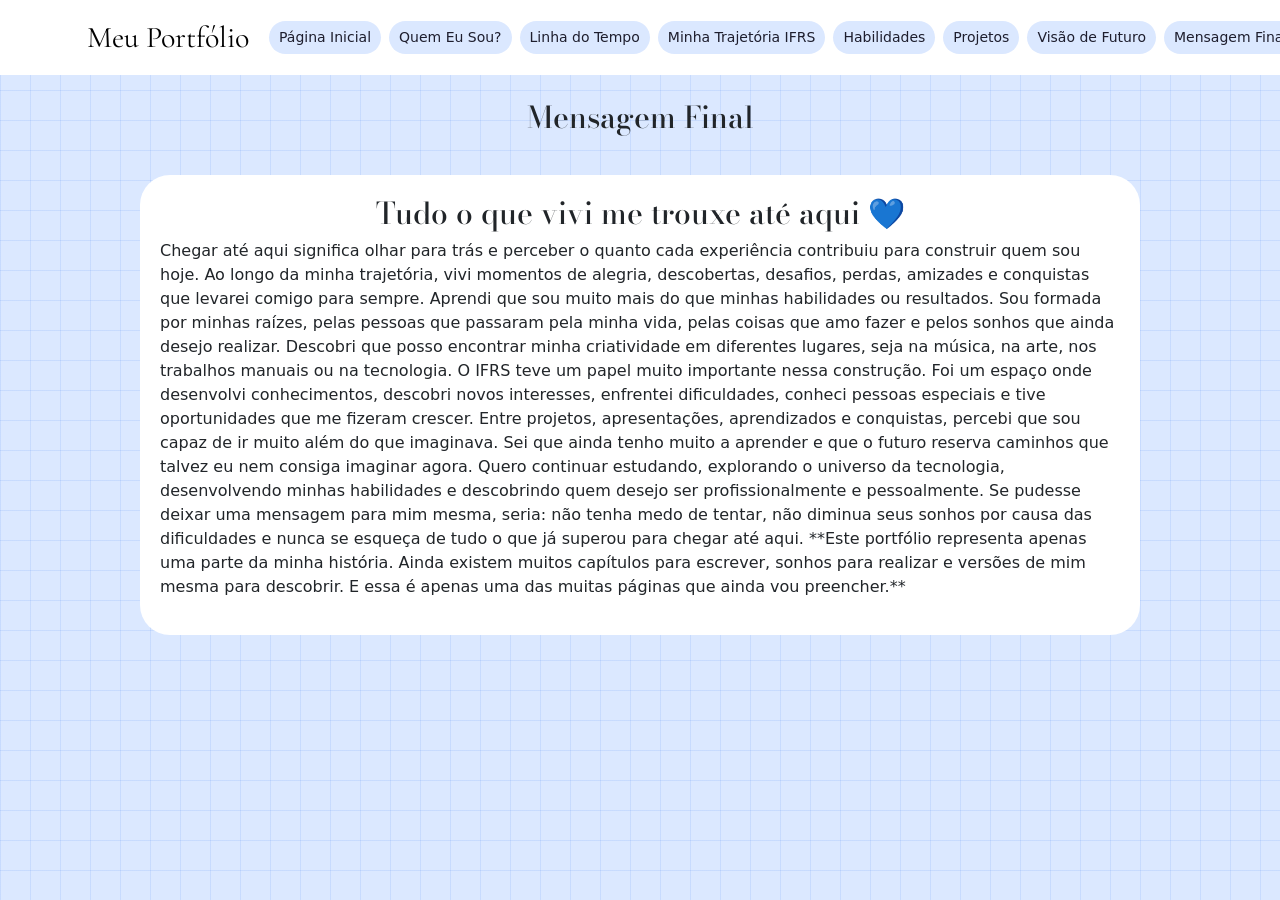
<file: mensagem.html>
<!DOCTYPE html>
<html lang="pt-br">
<head>
    <meta charset="UTF-8">
    <meta name="viewport" content="width=device-width, initial-scale=1.0">
    <title>Meu Portifólio</title>
    <link href="https://cdn.jsdelivr.net/npm/bootstrap@5.3.3/dist/css/bootstrap.min.css" rel="stylesheet">
    <link rel="stylesheet" href="style.css">
</head>
<body>
 <header>
        <nav class="navbar navbar-expand-lg">
            <div class="container">
                <a class="navbar-brand" href="index.html">
                    Meu Portfólio
                </a>
                <button class="navbar-toggler" type="button" data-bs-toggle="collapse" data-bs-target="#navbarNav" aria-controls="navbarNav" aria-expanded="false" aria-label="Alternar navegação">
                    <span class="navbar-toggler-icon"></span>
                </button>

                <div class="collapse navbar-collapse" id="navbarNav">
                    <ul class="navbar-nav ms-auto">
                        <li class="nav-item">
                            <a class="nav-link" href="index.html">Página Inicial</a>
                        </li>
                        <li class="nav-item">
                            <a class="nav-link" href="eusou.html">Quem Eu Sou?</a>
                        </li>
                        <li class="nav-item">
                            <a class="nav-link" href="linhadotempo.html">Linha do Tempo</a>
                        </li>
                        <li class="nav-item">
                            <a class="nav-link" href="ifrs.html">Minha Trajetória IFRS</a>
                        </li>
                        <li class="nav-item">
                            <a class="nav-link" href="habilidade.html">Habilidades</a>
                        </li>

                        <li class="nav-item">
                            <a class="nav-link" href="projetos.html">Projetos</a>
                        </li>
                        <li class="nav-item">
                            <a class="nav-link" href="futuro.html">Visão de Futuro</a>
                        </li>
                        <li class="nav-item">
                            <a class="nav-link" href="mensagem.html">Mensagem Final</a>
                        </li>
                        <li class="nav-item">
                            <a class="nav-link" href="contatos.html">Contatos</a>
                        </li>
                    </ul>
                </div>
            </div>
        </nav>
    </header>
    <br>
<main class="mensagem">
    <h3>Mensagem Final</h3>
    <div class="mensagemfinal">
        <h3>Tudo o que vivi me trouxe até aqui 💙</h3>
        <p>
Chegar até aqui significa olhar para trás e perceber o quanto cada experiência contribuiu para construir quem sou hoje. Ao longo da minha trajetória, vivi momentos de alegria, descobertas, desafios, perdas, amizades e conquistas que levarei comigo para sempre.

Aprendi que sou muito mais do que minhas habilidades ou resultados. Sou formada por minhas raízes, pelas pessoas que passaram pela minha vida, pelas coisas que amo fazer e pelos sonhos que ainda desejo realizar. Descobri que posso encontrar minha criatividade em diferentes lugares, seja na música, na arte, nos trabalhos manuais ou na tecnologia.

O IFRS teve um papel muito importante nessa construção. Foi um espaço onde desenvolvi conhecimentos, descobri novos interesses, enfrentei dificuldades, conheci pessoas especiais e tive oportunidades que me fizeram crescer. Entre projetos, apresentações, aprendizados e conquistas, percebi que sou capaz de ir muito além do que imaginava.

Sei que ainda tenho muito a aprender e que o futuro reserva caminhos que talvez eu nem consiga imaginar agora. Quero continuar estudando, explorando o universo da tecnologia, desenvolvendo minhas habilidades e descobrindo quem desejo ser profissionalmente e pessoalmente.

Se pudesse deixar uma mensagem para mim mesma, seria: não tenha medo de tentar, não diminua seus sonhos por causa das dificuldades e nunca se esqueça de tudo o que já superou para chegar até aqui.

**Este portfólio representa apenas uma parte da minha história. Ainda existem muitos capítulos para escrever, sonhos para realizar e versões de mim mesma para descobrir. E essa é apenas uma das muitas páginas que ainda vou preencher.**</p>
    </div>
</main>
 <script src="https://cdn.jsdelivr.net/npm/bootstrap@5.3.9/dist/js/bootstrap.bundle.min.js"></script>
</body>
</html>
</file>
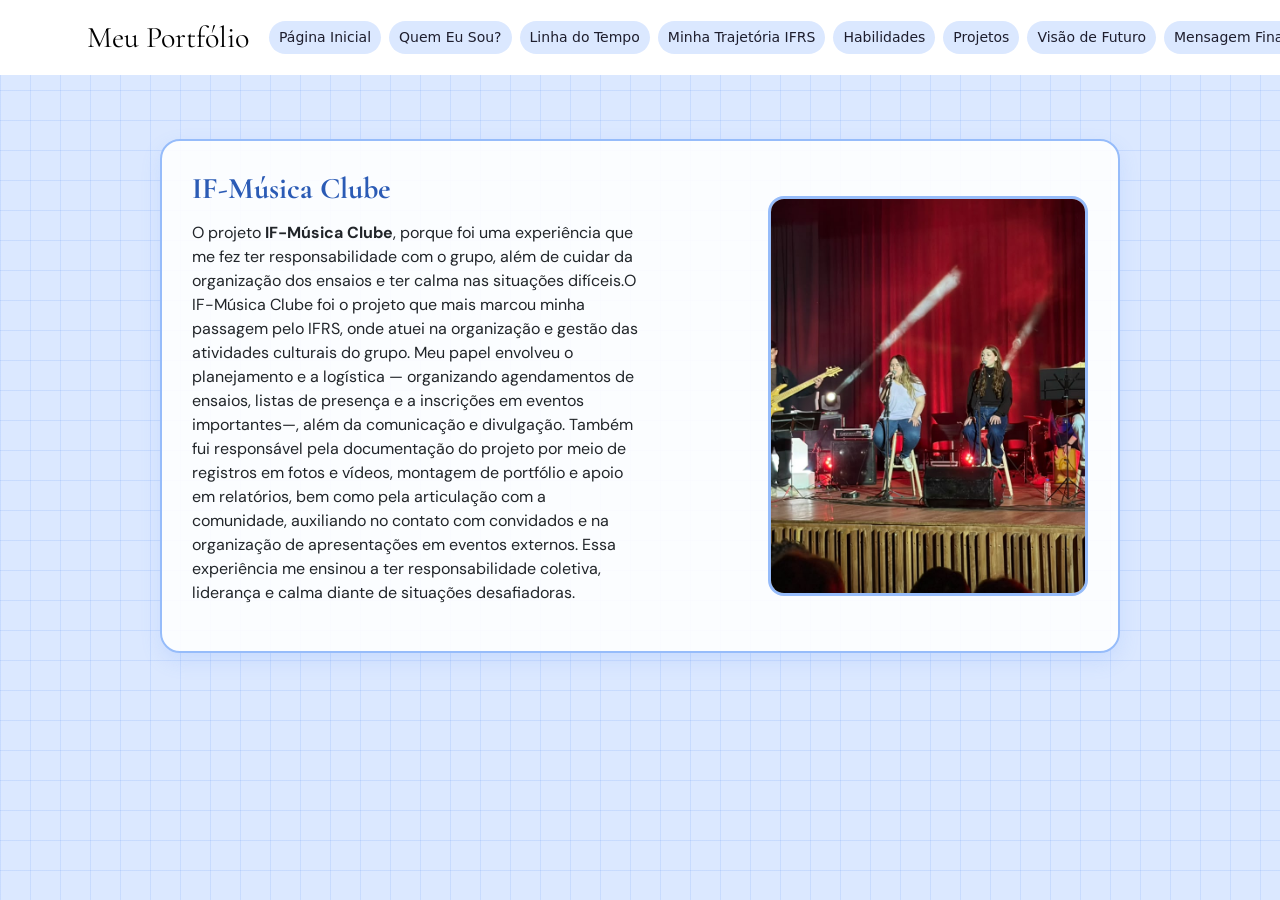
<file: projetos.html>
<!DOCTYPE html>
<html lang="pt-br">
<head>
    <meta charset="UTF-8">
    <meta name="viewport" content="width=device-width, initial-scale=1.0">
    <title>Meu Portifólio</title>
    <link href="https://cdn.jsdelivr.net/npm/bootstrap@5.3.3/dist/css/bootstrap.min.css" rel="stylesheet">
    <link rel="stylesheet" href="style.css">
</head>
<body>
   <header>
        <nav class="navbar navbar-expand-lg">
            <div class="container">
                <a class="navbar-brand" href="index.html">
                    Meu Portfólio
                </a>
                <button class="navbar-toggler" type="button" data-bs-toggle="collapse" data-bs-target="#navbarNav" aria-controls="navbarNav" aria-expanded="false" aria-label="Alternar navegação">
                    <span class="navbar-toggler-icon"></span>
                </button>

                <div class="collapse navbar-collapse" id="navbarNav">
                    <ul class="navbar-nav ms-auto">
                        <li class="nav-item">
                            <a class="nav-link" href="index.html">Página Inicial</a>
                        </li>
                        <li class="nav-item">
                            <a class="nav-link" href="eusou.html">Quem Eu Sou?</a>
                        </li>
                        <li class="nav-item">
                            <a class="nav-link" href="linhadotempo.html">Linha do Tempo</a>
                        </li>
                        <li class="nav-item">
                            <a class="nav-link" href="ifrs.html">Minha Trajetória IFRS</a>
                        </li>
                        <li class="nav-item">
                            <a class="nav-link" href="habilidade.html">Habilidades</a>
                        </li>
                        <li class="nav-item">
                            <a class="nav-link" href="projetos.html">Projetos</a>
                        </li>
                        <li class="nav-item">
                            <a class="nav-link" href="futuro.html">Visão de Futuro</a>
                        </li>
                        <li class="nav-item">
                            <a class="nav-link" href="mensagem.html">Mensagem Final</a>
                        </li>
                        <li class="nav-item">
                            <a class="nav-link" href="contatos.html">Contatos</a>
                        </li>
                    </ul>
                </div>
            </div>
        </nav>
    </header>
    <br>
<main class="projetos">
     <div class="grade-cards">
 <section class="card card-projeto1">
  <div class="card-conteudo">
    <h3><strong>IF-Música Clube</strong></h3>
    <p>
      O projeto <strong>IF-Música Clube</strong>, porque foi uma experiência que me fez ter responsabilidade com o grupo, além de cuidar da organização dos ensaios e ter calma nas situações difíceis.O IF-Música Clube foi o projeto que mais marcou minha passagem pelo IFRS, onde atuei na organização e gestão das atividades culturais do grupo. Meu papel envolveu o planejamento e a logística — organizando agendamentos de ensaios, listas de presença e a inscrições em eventos importantes—, além da comunicação e divulgação. Também fui responsável pela documentação do projeto por meio de registros em fotos e vídeos, montagem de portfólio e apoio em relatórios, bem como pela articulação com a comunidade, auxiliando no contato com convidados e na organização de apresentações em eventos externos. Essa experiência me ensinou a ter responsabilidade coletiva, liderança e calma diante de situações desafiadoras.
    </p>
  </div>

  <div class="card-imagem">
    <img src="ifmusica2.jpg" alt="IF-Música Clube">
  </div>

</section>
  </div>
</main>

 <script src="https://cdn.jsdelivr.net/npm/bootstrap@5.3.9/dist/js/bootstrap.bundle.min.js"></script>
</body>
</html>
</file>
<file: style.css>
@import url('https://fonts.googleapis.com/css2?family=Bodoni+Moda:ital,opsz,wght@0,6..96,400..900;1,6..96,400..900&family=Caveat:wght@400..700&family=Cormorant+Garamond:ital,wght@0,300..700;1,300..700&family=DM+Sans:ital,opsz,wght@0,9..40,100..1000;1,9..40,100..1000&family=Dancing+Script:wght@400..700&family=Fredoka:wght@300..700&family=Playfair+Display:ital,wght@0,400..900;1,400..900&display=swap');

* {
    box-sizing: border-box;
}

html, body {
    width: 100%;
    margin: 0;
    overflow-x: hidden;
    margin: 0;
    padding: 0;
    min-height: 50vh;
    background-color: #dbe8ff; /* Cor de fundo base (azul bem clarinho) */
  background-image: 
    linear-gradient(to right, rgba(91, 147, 245, 0.15) 1px, transparent 1px),
    linear-gradient(to bottom, rgba(91, 147, 245, 0.15) 1px, transparent 1px);
  background-size: 30px 30px; /* Tamanho de cada quadrado (largura x altura) */
}
.navbar {
    display: flex;
    flex-wrap: nowrap;
    justify-content: space-between;
    align-items: center;
    background-color: white;
    padding: 10px 15px;
    width: 100%;
}

.navbar-brand {
    flex-shrink: 0;
    margin-left: 5px;
    margin-right: 20px;
    font-family: 'Cormorant Garamond', sans-serif;
    font-size: 30px;
    white-space: nowrap;
}

.navbar-collapse {
    flex-grow: 0;
}

.navbar-nav {
    display: flex;
    flex-direction: row;
    flex-wrap: nowrap;
    align-items: center;
    gap: 8px;
    margin-left: auto;
    margin-right: 10px !important;
}

.nav-link {
    background-color: #dbe8ff;
    border-radius: 20px;
    padding: 6px 10px !important;
    text-decoration: none;
    color: #1e1e2e;
    white-space: nowrap;
    font-size: 14px;
}
.nav-link:hover {
  background-color: #5b93f5; /* Tom de azul mais forte */
  color: #ffffff; /* Texto fica branco para dar contraste */
  transform: translateY(-2px); /* Dá uma leve levantada no botão */
  box-shadow: 0 4px 10px rgba(91, 147, 245, 0.4); /* Sombra suave combinando com o azul */
}
.hero-section {
    display: flex;
    align-items: center;
    justify-content: space-between;
    width: 100%;
    max-width: 1100px;
    margin: 0 auto;
    padding: 60px 20px;
    gap: 35px;
    min-height: 80vh;
    box-sizing: border-box;
}

/* Coluna da esquerda (Texto) */
.hero-texto {
  flex: 2; /* Ocupa 50% do espaço disponível */
  background-color: #bbd4ff;
  padding:10px;
  border-radius: 20px;
}

.hero-texto h1 {
  font-family: 'Dancing Script', sans-serif; /* Mesma fonte elegante do seu navbar-brand */
  font-size: 60px;
  color: #1e1e2e;
  margin-bottom: 20px;
}
.hero-texto h3{
  font-family: 'Playfair Display', serif; /* Mesma fonte elegante do seu navbar-brand */
  font-size: 30px;
  color: hsl(192, 100%, 99%);
  margin-bottom: 20px;
}
.hero-texto h4{
  font-family: 'Playfair Display', serif; /* Mesma fonte elegante do seu navbar-brand */
  font-size: 25px;
  color: #3737ff;
  margin-bottom: 20px;
}

.hero-texto i {
  font-size: 25px;
  font-family: 'Cormorant Garamond', sans-serif;
  color: #00008f;
  margin-bottom: 24px;
  font-style: bold;
}
.hero-texto p {
  font-size: 23px;
  font-family: 'Cormorant Garamond', sans-serif;
  line-height: 1.6;
  color: #0000ff;
  margin-bottom: 24px;
}

/* Botão combinando com a navbar */
.btn-destaque {
  display: inline-block;
  background-color: #ffffff;
  color: #1e1e2e;
  padding: 12px 24px;
  border-radius: 25px;
  text-decoration: none;
  font-weight: bold;
  transition: all 0.3s ease;
}

.btn-destaque:hover {
  background-color: #5b93f5;
  color: #ffffff;
  transform: translateY(-2px);
}

/* Coluna da direita (Foto) */
.hero-foto {
    flex: 1;
    display: flex;
    justify-content: center;
    align-items: center;
    min-width: 0;
}

.hero-foto img {
    width: 340px;
    height: 340px;
    max-width: 100%;
    aspect-ratio: 1 / 1;
    object-fit: cover;
    object-position: center 35%;
    border-radius: 50%;
    border: 7px solid white;
    box-shadow: 0 8px 25px rgba(0, 0, 0, 0.15);
    display: block;
}
@media (max-width: 1100px) {
    .navbar {
        flex-wrap: wrap;
    }

    .navbar-collapse {
        flex-basis: 100%;
    }

    .navbar-nav {
        flex-wrap: wrap;
        justify-content: center;
        margin: 10px auto !important;
    }
}
@media (max-width: 768px) {

    .hero-section {
        flex-direction: column-reverse;
        text-align: center;
        padding: 40px 20px;
        gap: 25px;
    }

    .hero-texto {
        width: 100%;
    }

    .hero-texto h1 {
        font-size: 42px;
    }

    .hero-foto img {
        width: 240px;
        height: 240px;
    }
}
.eusou
{
  max-width: 1100px;
  margin: 0 auto;
  padding: 40px 20px;
}
.fraseinicial
{
    background-color: #bbd4ff;
    padding: 20px;
    border-radius: 30px;
}
.fraseinicial h1
{
    font-size: 30px;
    text-align: center;
    font-family: 'Bodoni Moda', sans-serif;
}
.fraseinicial p
{
    font-family: 'Playfair Display', serif; 
    text-align: center;
    font-size: 20px;
    background-color: #ffffff;
    padding: 20px;
    border-radius: 30px;
}
.eusou{
  max-width: 1000px; /* Define a largura máxima exata das colunas */
  margin: 0 auto;    /* Centraliza na tela */
  padding: 40px 20px;
}

/* Cada seção dividida em 2 colunas exatamente iguais (50% / 50%) */
.bloco-alternado {
  display: grid;
  grid-template-columns: 1fr 1fr; /* Força as duas colunas a terem a mesma largura exata */
  align-items: center;
  gap: 60px; /* Espaço fixo no meio entre foto e texto */
  margin-bottom: 80px;
}

/* Inverte os lados nas seções pares mantendo o alinhamento reto */
.bloco-alternado:nth-child(even) .bloco-texto {
  order: 2;
}

.bloco-alternado:nth-child(even) .bloco-foto {
  order: 1;
}

/* Garante que a imagem ocupe 100% da sua coluna para alinhar com a borda do texto de cima */
.bloco-foto {
  width: 100%;
}

.bloco-foto img {
  width: 100%;       /* Faz todas as fotos terem a mesma largura exata */
  height: 600px;     /* Faz todas as fotos terem a mesma altura exata */
  object-fit: cover; /* Corta sem esticar */
  border-radius: 20px;
  border: 5px solid #6b9df2;
  display: block;
}
.bloco-texto
{
    background-color: #aecafa;
    padding:20px;
    border-radius: 30px;
}

.bloco-texto h2
{
    font-family: 'Dancing Script', sans-serif;
}
.bloco-texto p
{
    font-family: 'DM Sans', sans-serif;
}

/* Responsivo no celular */
@media (max-width: 768px) {
  .bloco-alternado {
    grid-template-columns: 1fr;
    gap: 24px;
    text-align: center;
  }

  /* No celular, coloca sempre a foto em cima (order: 1) e texto embaixo (order: 2) */
  .bloco-alternado .bloco-foto,
  .bloco-alternado:nth-child(even) .bloco-foto {
    order: 1;
  }

  .bloco-alternado .bloco-texto,
  .bloco-alternado:nth-child(even) .bloco-texto {
    order: 2;
  }
}

/* Organiza os spans lado a lado com espaço entre eles */
.tags {
  display: flex;
  flex-wrap: wrap;
  gap: 10px;
  margin-top: 16px;
}

/* Estiliza cada <span> individualmente */
.tags span {
  display: inline-block;
  background-color: #ffffff;       /* Fundo branco para destacar no quadriculado */
  color: #2b5bb5;                  /* Texto azul escuro */
  border: 1.5px solid #96bcfa;     /* Borda no mesmo azul da sua navbar */
  padding: 6px 14px;               /* Espaço interno (altura x largura) */
  border-radius: 20px;             /* Deixa as pontas bem arredondadas */
  font-size: 14px;
  font-weight: 600;
  transition: all 0.2s ease;       /* Prepara para um efeito suave */
}

/* Opcional: leve destaque quando passar o mouse por cima */
.tags span:hover {
  background-color: #96bcfa;
  color: #1e1e2e;
  transform: translateY(-2px);
}

.titulo-linha h1
{
    text-align: center;
    font-family: 'Bodoni Moda', sans-serif;
}
.imagem-linha {
  max-width: 1000px; /* Mesma largura máxima das seções de cima para manter tudo alinhado */
  margin: 40px auto; /* Centraliza o bloco na página e dá espaço em cima/embaixo */
  padding: 0 20px;   /* Garante que não encoste nas bordas em telas menores */
  text-align: center;
}

.imagem-linha img {
  width: 100%;          /* Ocupa toda a largura disponível do contêiner */
  max-width: 900px;     /* Evita que fique gigante demais em monitores muito largos */
  height: auto;         /* Ajusta a altura proporcionalmente sem cortar nem esticar */
  border-radius: 20px;  /* Mesmo arredondamento das outras fotos */
  border: 5px solid #6b9df2; /* Mesma borda azul do resto do portfólio */
  box-shadow: 0 8px 20px rgba(91, 147, 245, 0.2);
  display: inline-block;
}

.trajetoria
{
    max-width: 1000px;
  margin: 40px auto;
  padding: 0 20px;
}
.dois-cards {
  display: grid;
  grid-template-columns: 1fr 1fr; /* Cria 2 colunas de largura idêntica */
  gap: 24px;                      /* Espaço entre os dois cards */
  max-width: 1000px;              /* Alinha com a largura do restante do seu site */
  margin: 40px auto;              /* Centraliza na tela */
  padding: 0 20px;
}

/* Empilha um embaixo do outro no celular */
@media (max-width: 768px) {
  .dois-cards {
    grid-template-columns: 1fr;
  }
}
.grade-cards {
  display: grid;
  grid-template-columns: 1fr 1fr; /* Divide em 2 colunas exatas embaixo */
  gap: 24px; /* Espaço entre o card de cima e os de baixo, e entre as duas colunas */
}

/* Faz o card de cima esticar da primeira até a última coluna */
.card-destaque {
  grid-column: 1 / -1;
  display: flex;
  flex-direction: row !important; /* Garante que texto e foto fiquem lado a lado, mesmo com Bootstrap */
  align-items: center;            /* Centraliza texto e foto na vertical */
  justify-content: space-between;
  gap: 30px;                      /* Espaço entre o texto e a foto */
}

.card-conteudo {
  flex: 1; /* Texto ocupa cerca de 60% do card */
}

.card-conteudo h2 {
  font-family: 'Cormorant Garamond', serif;
  font-size: 30px;
  margin-bottom: 4px;
}

.card-conteudo h3 {
  font-size: 25px;
  color: #2b5bb5;
  margin-bottom: 14px;
  font-family: 'Playfair Display', serif; 
}
.card-conteudo p
{
    font-family: 'DM Sans', sans-serif;
}

.card-imagem {
  flex: 1; /* Imagem ocupa os outros 40% */
  display: flex;
  justify-content: flex-end;
}

.card-imagem img {
  width: 100%;
  max-width: 320px;
  height: 400px;
  object-fit: cover; /* Evita que a foto fique esticada */
  border-radius: 16px;
  border: 3px solid #96bcfa;
}

/* Empilha no celular para não espremer o texto */
@media (max-width: 768px) {
  .card-destaque {
    flex-direction: column !important;
    text-align: center;
  }

  .card-imagem {
    justify-content: center;
    width: 100%;
  }
}

/* Estilo visual dos cards (combinando com seu tema azul e fundo quadriculado) */
.card {
  background-color: rgba(255, 255, 255, 0.9); /* Branco levemente translúcido */
  border: 2px solid #96bcfa;
  border-radius: 20px;
  padding: 30px;
  box-shadow: 0 8px 20px rgba(91, 147, 245, 0.15);
  transition: transform 0.3s ease;
}

.card:hover {
  transform: translateY(-4px); /* Leve flutuação ao passar o mouse */
}
.card h3
{
    color:#2b5bb5;
    font-family: 'Cormorant Garamond', serif;
    font-size:30px;
}
.card1 {
  grid-column: 1 / -1;
  display: flex;
  flex-direction: row !important; /* Garante que texto e foto fiquem lado a lado, mesmo com Bootstrap */
  align-items: center;            /* Centraliza texto e foto na vertical */
  justify-content: space-between;
  gap: 30px;                      
    background-color: rgba(255, 255, 255, 0.9); /* Branco levemente translúcido */
  border: 2px solid #96bcfa;
  border-radius: 20px;
  padding: 30px;
  box-shadow: 0 8px 20px rgba(91, 147, 245, 0.15);
  transition: transform 0.3s ease;
}
.card1:hover {
  transform: translateY(-4px); /* Leve flutuação ao passar o mouse */
}
.card1 h3
{
    color:#2b5bb5;
    font-family: 'Cormorant Garamond', serif;
    font-size:30px;
}
/* Contêiner para permitir rolagem horizontal no celular sem quebrar a página */
.tabela-container {
  max-width: 1000px;
  margin: 40px auto;
  padding: 0 20px;
  overflow-x: auto;
}

.tabela-portfolio {
  width: 100%;
  border-collapse: separate;
  border-spacing: 0;
  background-color: rgba(255, 255, 255, 0.95);
  border: 2px solid #96bcfa;
  border-radius: 20px;
  overflow: hidden; /* Faz o cabeçalho azul respeitar os cantos arredondados */
  box-shadow: 0 8px 20px rgba(91, 147, 245, 0.15);
}

/* Cabeçalho da tabela */
.tabela-portfolio thead {
  background-color: #96bcfa;
  color: #1e1e2e;
}

.tabela-portfolio th {
  padding: 16px 20px;
  text-align: left;
  font-size: 16px;
  font-weight: bold;
}

/* Células de dados */
.tabela-portfolio td {
  padding: 14px 20px;
  border-top: 1px solid #dbe8ff;
  color: #2c2c3e;
  font-size: 15px;
}

/* Efeito zebrado suave nas linhas pares */
.tabela-portfolio tbody tr:nth-child(even) {
  background-color: #f4f8ff;
}

/* Destaque ao passar o mouse na linha */
.tabela-portfolio tbody tr:hover {
  background-color: #e3eeff;
  transition: background-color 0.2s ease;
}

/* Centraliza o texto das colunas na vertical em relação à imagem */
.tabela-portfolio td {
  vertical-align: middle;
}

/* Estiliza a imagem dentro da coluna Evidência */
.tabela-portfolio td img {
  width: 140px;          /* Largura compacta para caber bem na coluna */
  height:200px;         /* Altura proporcional */
  object-fit: cover;     /* Preenche o retângulo sem esticar nem distorcer a foto */
  border-radius: 12px;   /* Cantos arredondados combinando com a tabela */
  border: 2px solid #96bcfa;
  display: block;
}
.card-projeto1
{
  grid-column: 1 / -1;
  display: flex;
  flex-direction: row !important; /* Garante que texto e foto fiquem lado a lado, mesmo com Bootstrap */
  align-items: center;            /* Centraliza texto e foto na vertical */
  justify-content: space-between;                 /* Espaço entre o texto e a foto */
}
.projetos
{
    max-width: 1000px;
  margin: 40px auto;
  padding: 0 20px;
}
.meta1
{
   max-width: 1000px;
  margin: 40px auto;
  padding: 20px;
  background-color: white;
  border-radius: 30px;
}
.meta1 h3
{
  font-family: 'Dancing Script', sans-serif;
  text-align: center;
  font-size: 40px;
  color:#7aa1e9
}
.meta1 p
{
  font-family: 'DM Sans', sans-serif;
}
.meta2
{
   max-width: 1000px;
  margin: 40px auto;
  padding: 20px;
  background-color: white;
  border-radius: 30px;
}
.meta2 h3
{
  font-family: 'Dancing Script', sans-serif;
  text-align: center;
  font-size: 40px;
  color:#43639e
}
.meta2 p
{
  font-family: 'DM Sans', sans-serif;
}
.meta3
{
   max-width: 1000px;
  margin: 40px auto;
  padding: 20px;
  background-color: white;
  border-radius: 30px;
}
.meta3 h3
{
  font-family: 'Dancing Script', sans-serif;
  text-align: center;
  font-size: 40px;
  color:#2d4574
}
.meta3 p
{
  font-family: 'DM Sans', sans-serif;
}

.informações
{
   max-width: 1000px;
  margin: 40px auto;
  padding: 20px;
  background-color: white;
  border-radius: 30px;
}
.informações h3
{
  font-family: 'Dancing Script', sans-serif;
  text-align: center;
  font-size: 40px;
  color:#2d4574
}
.informações p
{
  font-family: 'DM Sans', sans-serif;
  text-align: center;
}
.informações .email
{
  text-align: center;
  font-size: 20px;
}
.email1
{
  background-color: #9cc0fd;
  border-radius: 30px;
  padding: 20px;
}
.telefone1
{
  background-color: #c4d9fd;
  border-radius: 30px;
  padding: 20px;
}
.telefone
{
    text-align: center;
  font-size: 20px;
}
.mensagem h3
{
  font-size: 30px;
    text-align: center;
    font-family: 'Bodoni Moda', sans-serif;
}
.mensagemfinal
{
  background-color: #ffffff;
  border-radius: 30px;
  padding: 20px;
   max-width: 1000px;
  margin: 40px auto;
}
</file>
